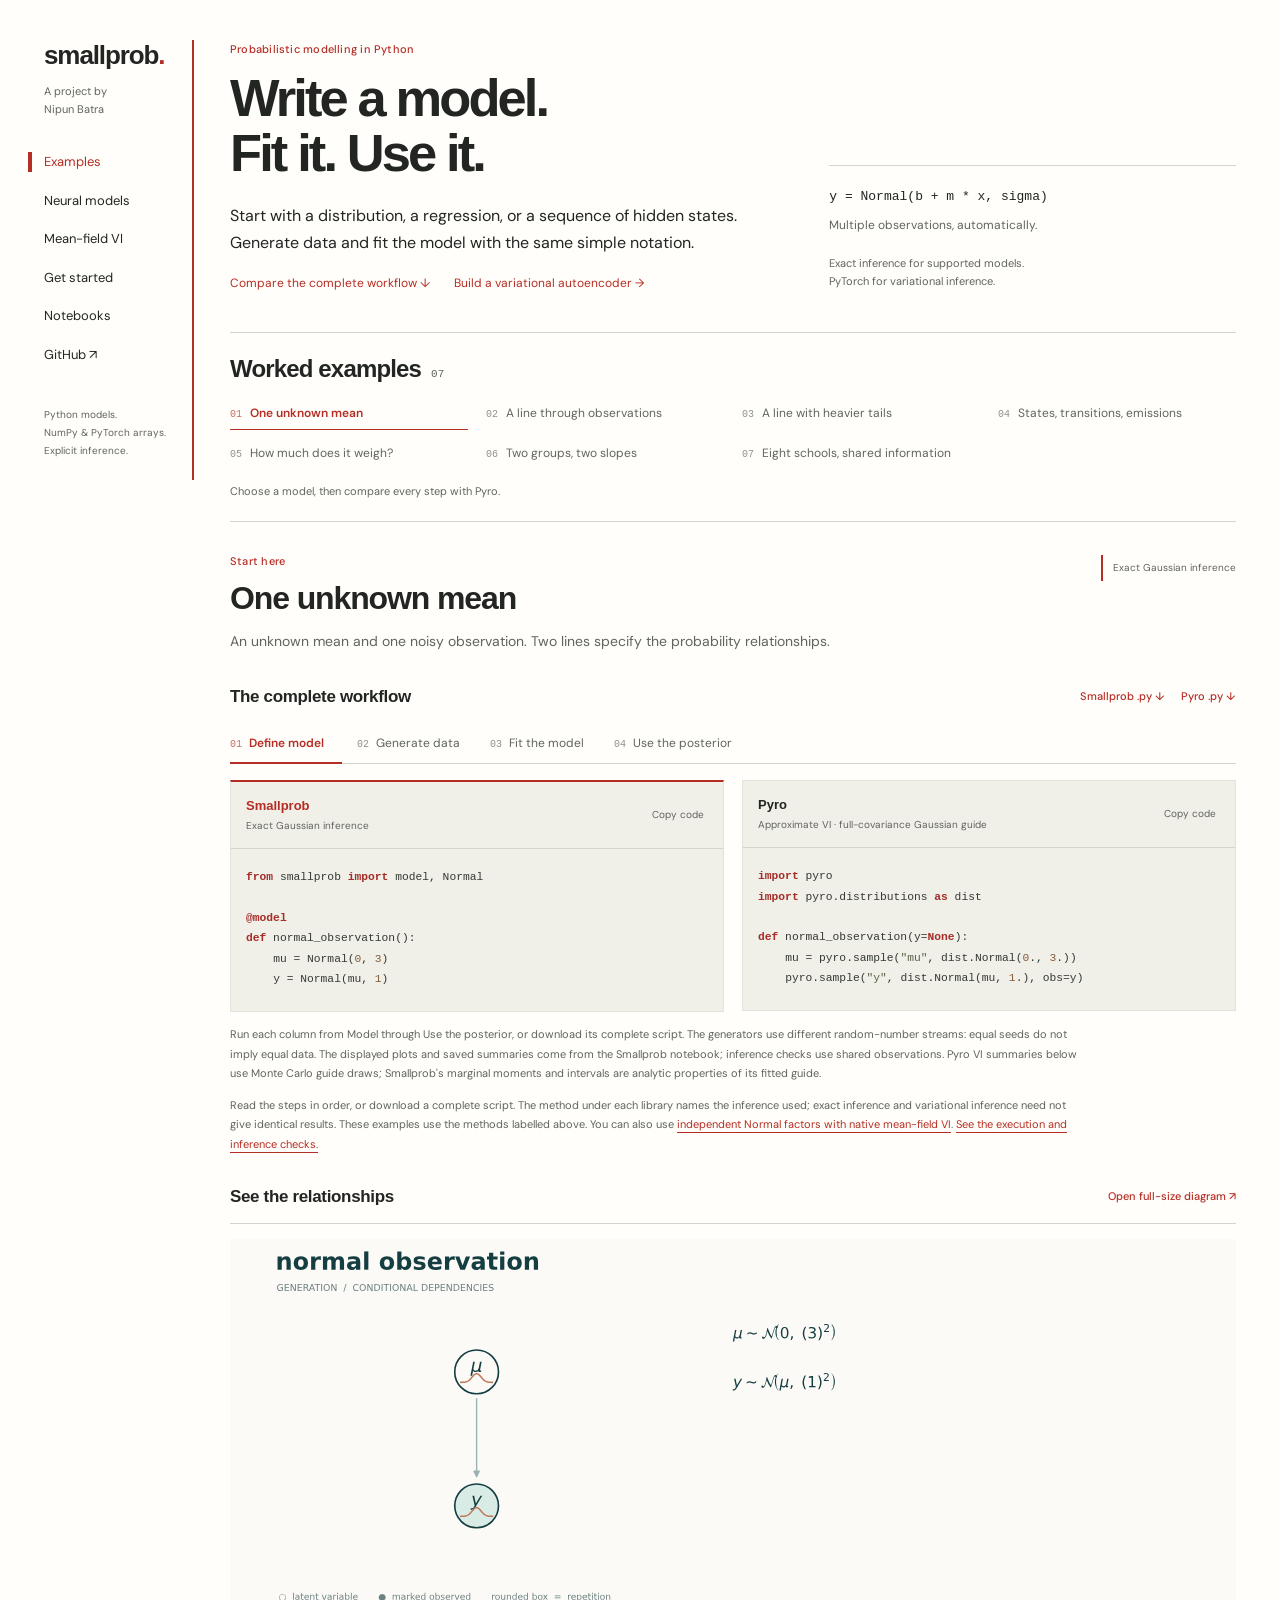
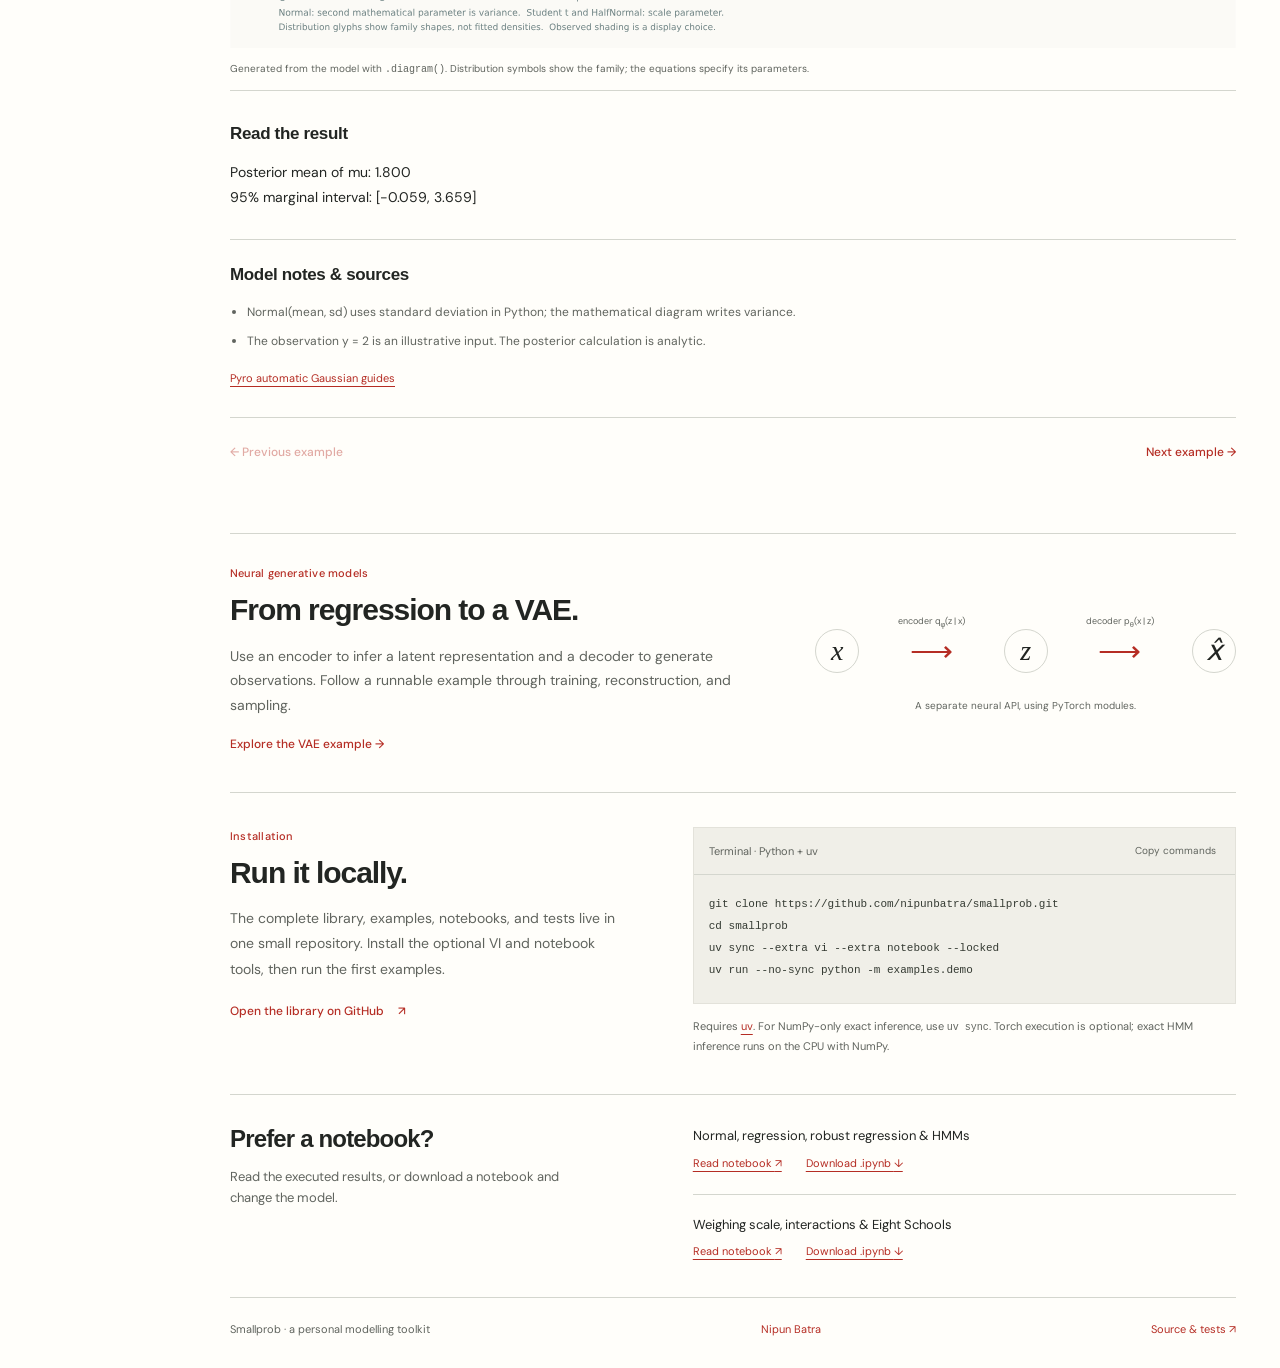
<file: website/index.html>
<!doctype html>
<html lang="en">
<head>
  <meta charset="utf-8">
  <meta name="viewport" content="width=device-width, initial-scale=1">
  <meta name="description" content="Smallprob: simple Python for probabilistic models. Compare data generation, inference, and posterior summaries with Pyro, then explore neural generative models.">
  <meta name="theme-color" content="#fffefa">
  <title>Smallprob · probabilistic modelling in Python</title>
  <link rel="icon" href="assets/favicon.svg" type="image/svg+xml">
  <link rel="preconnect" href="https://fonts.googleapis.com">
  <link rel="preconnect" href="https://fonts.gstatic.com" crossorigin>
  <link href="https://fonts.googleapis.com/css2?family=DM+Sans:wght@400;500;600;700&amp;display=swap" rel="stylesheet">
  <link rel="stylesheet" href="style.css?v=0.6.0-2">
  <script src="assets/cases.js?v=0.6.0" defer></script>
  <script src="app.js?v=0.6.0" defer></script>
</head>
<body>
  <a class="skip-link" href="#examples">Skip to examples</a>
  <div class="site-shell">
  <header class="site-header">
    <a class="wordmark" href="./" aria-label="Smallprob home">smallprob<span>.</span></a>
    <p class="site-byline">A project by<br><a href="https://nipunbatra.github.io/">Nipun Batra</a></p>
    <nav class="top-nav" aria-label="Main navigation">
      <a href="#examples" aria-current="page">Examples</a>
      <a href="neural.html">Neural models</a>
      <a href="meanfield.html">Mean-field VI</a>
      <a href="#get-started">Get started</a>
      <a href="#notebooks">Notebooks</a>
      <a href="https://github.com/nipunbatra/smallprob">GitHub <span aria-hidden="true">↗</span></a>
    </nav>
    <p class="rail-note">Python models.<br>NumPy &amp; PyTorch arrays.<br>Explicit inference.</p>
  </header>

  <main class="page-width">
    <section class="intro" aria-labelledby="page-title">
      <div class="intro-copy">
        <p class="eyebrow">Probabilistic modelling in Python</p>
        <h1 id="page-title">Write a model.<br>Fit it. Use it.</h1>
        <p class="intro-lead">Start with a distribution, a regression, or a sequence of hidden states. Generate data and fit the model with the same simple notation.</p>
        <div class="intro-links"><a href="#examples">Compare the complete workflow ↓</a><a href="neural.html">Build a variational autoencoder →</a></div>
      </div>
      <div class="intro-aside">
        <p class="intro-code"><code>y = Normal(b + m * x, sigma)</code></p>
        <p>Multiple observations, automatically.</p>
        <p class="intro-detail">Exact inference for supported models.<br>PyTorch for variational inference.</p>
      </div>
    </section>

    <section class="gallery" id="examples" aria-labelledby="gallery-title">
      <aside class="case-sidebar">
        <div class="sidebar-heading"><h2 id="gallery-title">Worked examples</h2><span id="case-count" aria-label="Number of examples">07</span></div>
        <div id="case-tabs" class="case-tabs" role="tablist" aria-label="Model examples" aria-orientation="horizontal"></div>
        <p class="sidebar-note">Choose a model, then compare every step with Pyro.</p>

      </aside>

      <div class="case-main">
        <div id="load-state" class="load-state" role="status">
          <p>Loading the examples…</p>
          <div class="skeleton skeleton-title" aria-hidden="true"></div><div class="skeleton skeleton-code" aria-hidden="true"></div>
        </div>
        <noscript><div class="load-state"><p>The example selector needs JavaScript. The complete notebooks are available without it.</p><p><a href="notebooks/intro.html">Introductory examples</a> · <a href="notebooks/pyro-gallery.html">Pyro example gallery</a></p></div></noscript>
        <p id="navigation-status" class="navigation-status" role="status" hidden></p>
        <article id="case-panel" role="tabpanel" aria-labelledby="case-title" tabindex="0" hidden>
          <header class="case-heading">
            <div><p id="case-eyebrow" class="eyebrow"></p><h2 id="case-title"></h2></div>
            <span id="case-method" class="method-badge"></span>
          </header>
          <p id="case-description" class="case-description"></p>

          <section class="model-section" aria-labelledby="declarations-title">
            <div class="section-heading"><h3 id="declarations-title" class="section-label">The complete workflow</h3><div class="download-links"><a id="example-download" class="text-link" href="downloads/examples/normal-mean.py" download>Smallprob .py ↓</a><a id="pyro-download" class="text-link" href="https://github.com/nipunbatra/smallprob">Pyro .py ↓</a></div></div>
            <div id="workflow-tabs" class="workflow-tabs" role="tablist" aria-label="Steps in the modelling workflow"></div>
            <div id="comparison-panel" role="tabpanel" tabindex="0">
              <div class="comparison-grid">
                <div class="code-panel code-panel-smallprob">
                  <div class="code-heading"><div><h4>Smallprob</h4><p id="smallprob-method" class="code-method"></p></div><button class="copy-button" type="button" data-copy="smallprob-code" aria-label="Copy Smallprob code">Copy code</button></div>
                  <pre tabindex="0" aria-label="Smallprob workflow code"><code id="smallprob-code"></code></pre>
                </div>
                <div class="code-panel">
                  <div class="code-heading"><div><h4>Pyro</h4><p id="pyro-method" class="code-method"></p></div><button class="copy-button" type="button" data-copy="pyro-code" aria-label="Copy Pyro code">Copy code</button></div>
                  <pre tabindex="0" aria-label="Equivalent Pyro workflow code"><code id="pyro-code"></code></pre>
                </div>
              </div>
              <p id="workflow-note" class="comparison-note"></p>
            </div>
            <p class="comparison-note">Read the steps in order, or download a complete script. The method under each library names the inference used; exact inference and variational inference need not give identical results. These examples use the methods labelled above. You can also use <a href="meanfield.html">independent Normal factors with native mean-field VI</a>. <a href="assets/workflow-validation.json">See the execution and inference checks.</a></p>
          </section>

          <section class="figure-section" aria-labelledby="diagram-title">
            <div class="section-heading"><h3 id="diagram-title" class="section-label">See the relationships</h3><a id="diagram-full" class="text-link" href="#" target="_blank" rel="noopener">Open full-size diagram <span aria-hidden="true">↗</span></a></div>
            <figure class="model-figure"><a id="diagram-link" href="#" target="_blank" rel="noopener" aria-label="Open full-size model diagram"><img id="case-diagram" alt="" decoding="async"></a><figcaption>Generated from the model with <code>.diagram()</code>. Distribution symbols show the family; the equations specify its parameters.</figcaption></figure>
          </section>

          <section class="result-section" aria-labelledby="result-title">
            <div class="section-heading"><h3 id="result-title" class="section-label">Read the result</h3><a id="plot-full" class="text-link" href="#" target="_blank" rel="noopener">Open full-size plot <span aria-hidden="true">↗</span></a></div>
            <p id="case-result" class="result-text"></p>
            <figure id="plot-figure" class="result-figure"><img id="case-plot" alt="" loading="lazy" decoding="async"></figure>
          </section>

          <section class="notes-section" aria-labelledby="notes-title">
            <h3 id="notes-title" class="section-label">Model notes &amp; sources</h3>
            <ul id="case-notes" class="model-notes"></ul>
            <div id="case-sources" class="source-links" aria-label="Sources for this example"></div>
          </section>
          <nav class="case-stepper" aria-label="Browse examples"><button id="previous-case" type="button"><span aria-hidden="true">←</span> Previous example</button><button id="next-case" type="button">Next example <span aria-hidden="true">→</span></button></nav>
        </article>
      </div>
    </section>

    <section class="neural-preview" id="neural-models" aria-labelledby="neural-title">
      <div><p class="eyebrow">Neural generative models</p><h2 id="neural-title">From regression to a VAE.</h2><p>Use an encoder to infer a latent representation and a decoder to generate observations. Follow a runnable example through training, reconstruction, and sampling.</p><a class="text-link" href="neural.html">Explore the VAE example <span aria-hidden="true">→</span></a></div>
      <div class="neural-sketch" aria-label="The encoder maps observations x to latent z. The decoder maps latent z to reconstructed observations x."><span class="sketch-node">x</span><span class="sketch-arrow"><span>encoder q<sub>φ</sub>(z | x)</span>⟶</span><span class="sketch-node">z</span><span class="sketch-arrow"><span>decoder p<sub>θ</sub>(x | z)</span>⟶</span><span class="sketch-node">x̂</span><p>A separate neural API, using PyTorch modules.</p></div>
    </section>

    <section id="get-started" class="get-started" aria-labelledby="get-started-title">
      <div class="setup-copy"><p class="eyebrow">Installation</p><h2 id="get-started-title">Run it locally.</h2><p>The complete library, examples, notebooks, and tests live in one small repository. Install the optional VI and notebook tools, then run the first examples.</p><a class="primary-link" href="https://github.com/nipunbatra/smallprob">Open the library on GitHub <span aria-hidden="true">↗</span></a></div>
      <div class="setup-detail"><div class="code-panel"><div class="code-heading"><span class="code-caption">Terminal · Python + uv</span><button class="copy-button" type="button" data-copy="setup-code" aria-label="Copy setup commands">Copy commands</button></div><pre tabindex="0" aria-label="Installation and run commands"><code id="setup-code">git clone https://github.com/nipunbatra/smallprob.git
cd smallprob
uv sync --extra vi --extra notebook --locked
uv run --no-sync python -m examples.demo</code></pre></div><p class="setup-note">Requires <a href="https://docs.astral.sh/uv/getting-started/installation/">uv</a>. For NumPy-only exact inference, use <code>uv sync</code>. Torch execution is optional; exact HMM inference runs on the CPU with NumPy.</p></div>
    </section>

    <section class="notebook-section" id="notebooks" aria-labelledby="notebooks-title"><div><h2 id="notebooks-title">Prefer a notebook?</h2><p>Read the executed results, or download a notebook and change the model.</p></div><div class="notebook-list"><div><span>Normal, regression, robust regression &amp; HMMs</span><p><a href="notebooks/intro.html">Read notebook <span aria-hidden="true">↗</span></a><a href="downloads/smallprob_examples.ipynb" download>Download .ipynb <span aria-hidden="true">↓</span></a></p></div><div><span>Weighing scale, interactions &amp; Eight Schools</span><p><a href="notebooks/pyro-gallery.html">Read notebook <span aria-hidden="true">↗</span></a><a href="downloads/smallprob_pyro_gallery.ipynb" download>Download .ipynb <span aria-hidden="true">↓</span></a></p></div></div></section>
  </main>
  <footer class="site-footer"><p>Smallprob · a personal modelling toolkit</p><a href="https://nipunbatra.github.io/">Nipun Batra</a><a href="https://github.com/nipunbatra/smallprob">Source &amp; tests <span aria-hidden="true">↗</span></a></footer>
  </div>
  <div id="copy-status" class="copy-status" role="status" aria-live="polite" aria-atomic="true"></div>
</body>
</html>
</file>
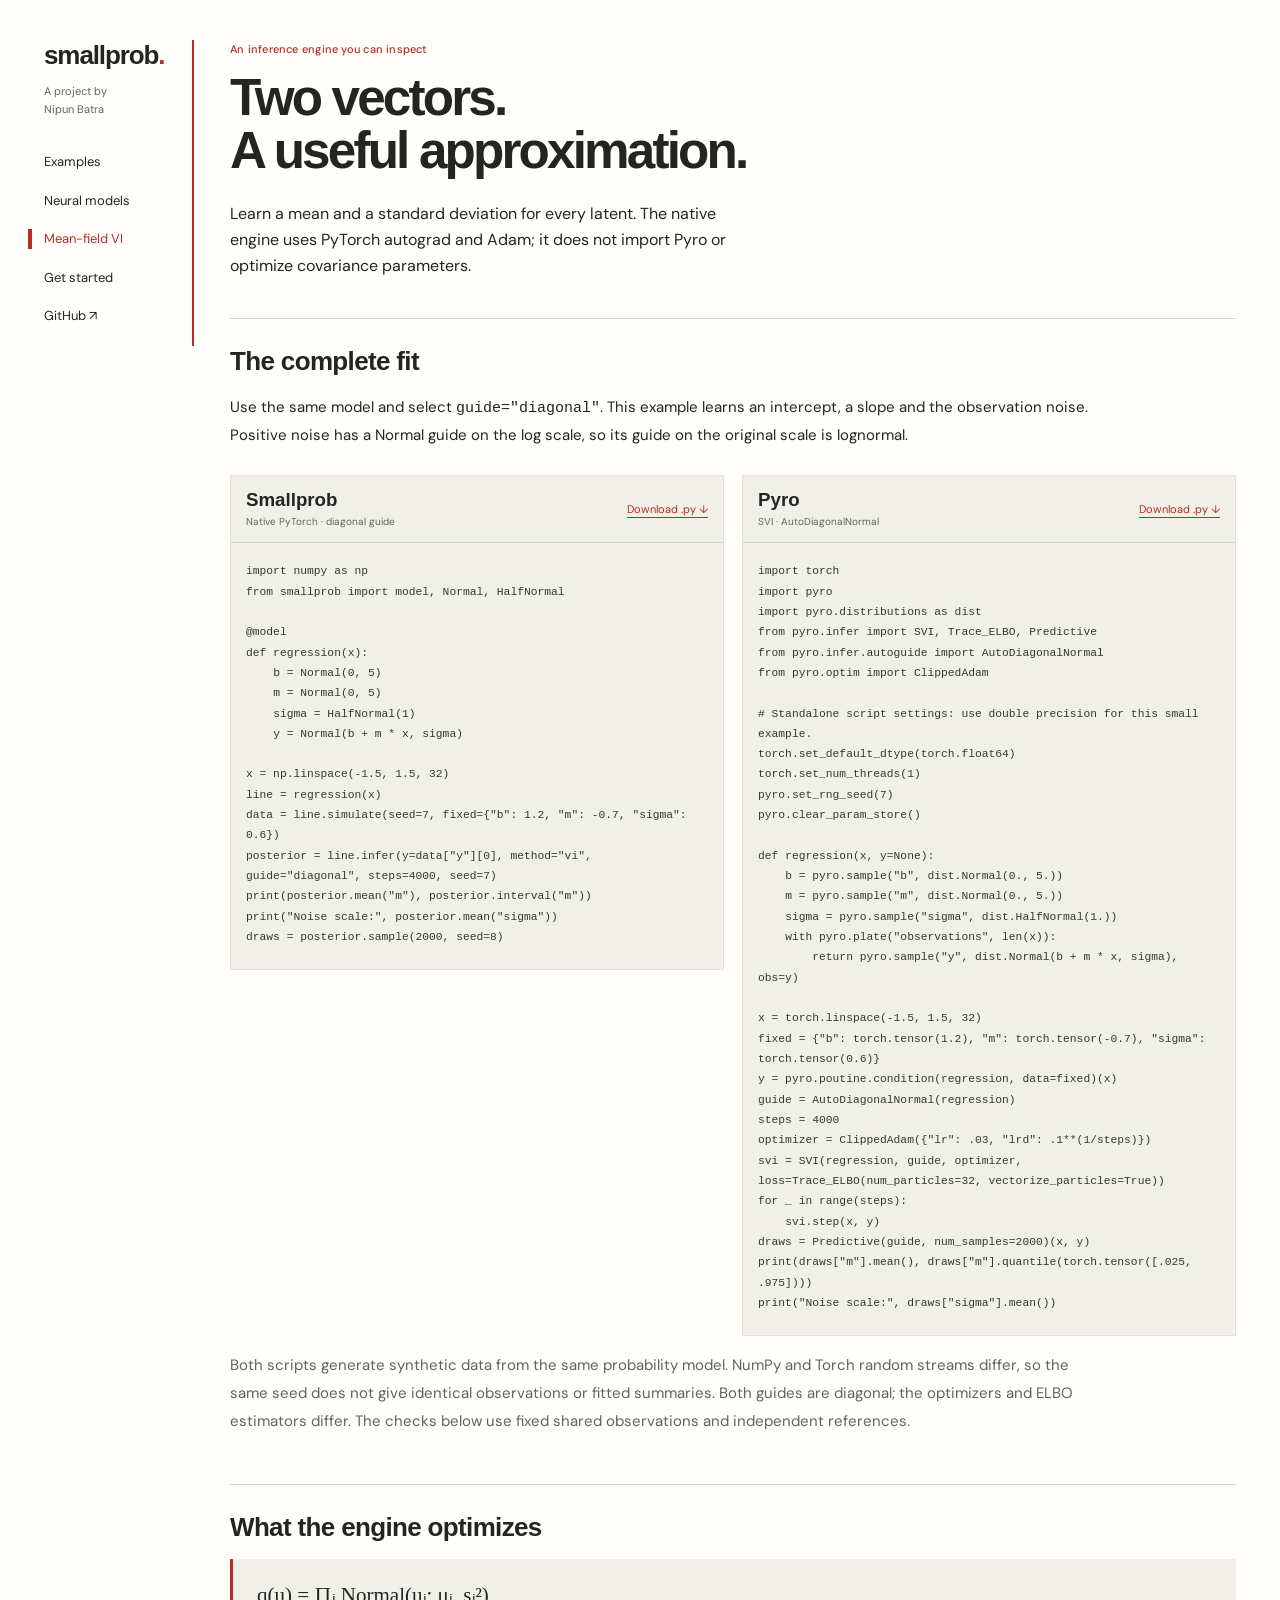
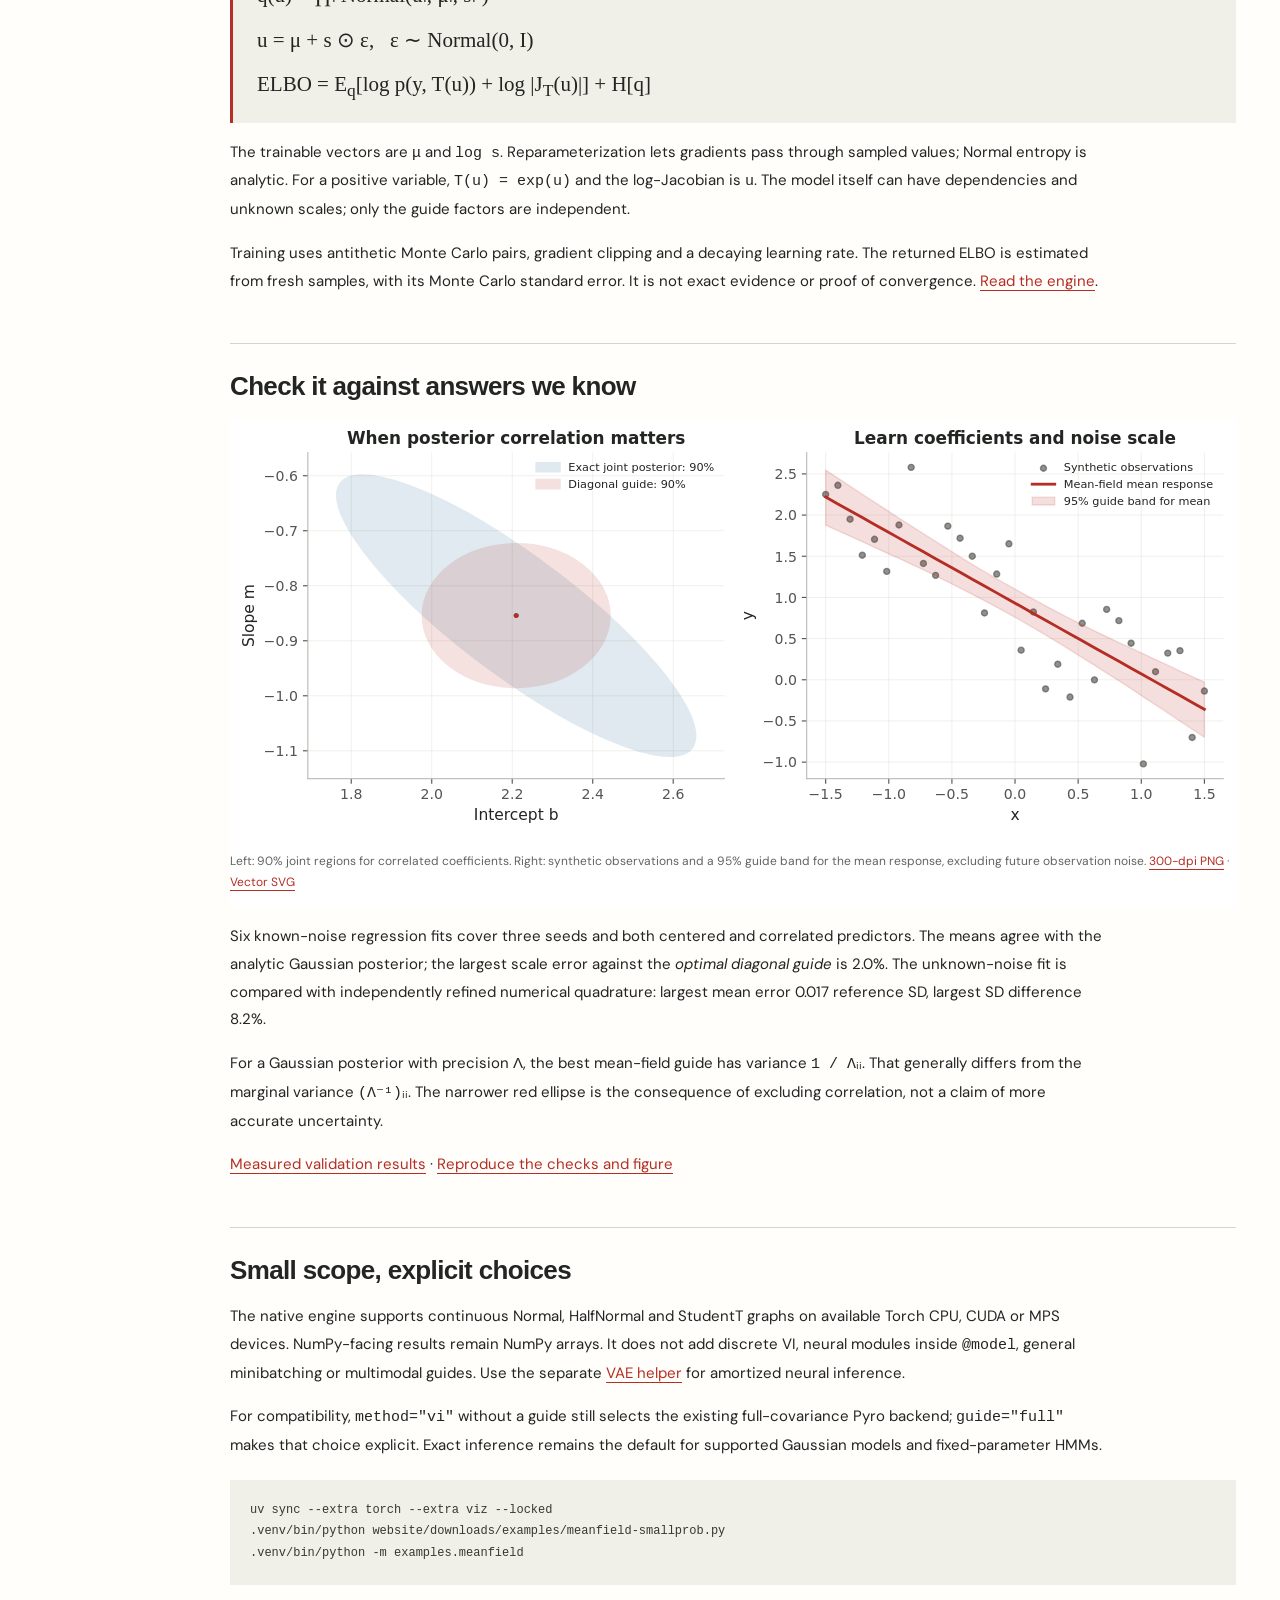
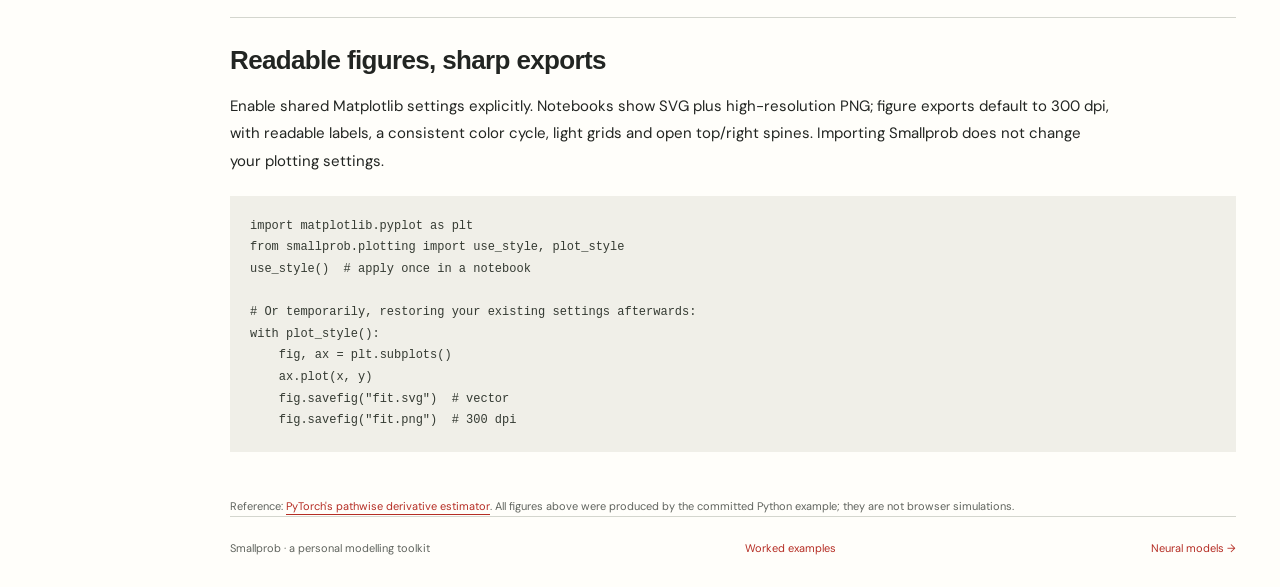
<file: website/meanfield.html>
<!doctype html><html lang="en"><head><meta charset="utf-8"><meta name="viewport" content="width=device-width,initial-scale=1"><title>Mean-field VI · Smallprob</title><meta name="description" content="A PyTorch-only variational inference engine with independent Normal factors, checked against exact posteriors."><link rel="icon" href="assets/favicon.svg" type="image/svg+xml"><link href="https://fonts.googleapis.com/css2?family=DM+Sans:wght@400;500;600;700&amp;display=swap" rel="stylesheet"><link rel="stylesheet" href="style.css?v=0.6.0-2"><link rel="stylesheet" href="article.css"></head>
<body><a class="skip-link" href="#main">Skip to content</a><div class="site-shell"><header class="site-header"><a class="wordmark" href="./">smallprob<span>.</span></a><p class="site-byline">A project by<br><a href="https://nipunbatra.github.io/">Nipun Batra</a></p><nav class="top-nav" aria-label="Main navigation"><a href="./#examples">Examples</a><a href="neural.html">Neural models</a><a href="meanfield.html" aria-current="page">Mean-field VI</a><a href="./#get-started">Get started</a><a href="https://github.com/nipunbatra/smallprob">GitHub ↗</a></nav></header>
<main id="main" class="page-width article-page"><section class="intro"><div><p class="eyebrow">An inference engine you can inspect</p><h1>Two vectors.<br>A useful approximation.</h1><p class="intro-lead">Learn a mean and a standard deviation for every latent. The native engine uses PyTorch autograd and Adam; it does not import Pyro or optimize covariance parameters.</p></div></section>
<section class="article-section"><h2>The complete fit</h2><p>Use the same model and select <code>guide="diagonal"</code>. This example learns an intercept, a slope and the observation noise. Positive noise has a Normal guide on the log scale, so its guide on the original scale is lognormal.</p><div class="comparison-grid"><div class="code-panel"><div class="code-heading"><div><h3>Smallprob</h3><p class="code-method">Native PyTorch · diagonal guide</p></div><a href="downloads/examples/meanfield-smallprob.py" download>Download .py ↓</a></div><pre tabindex="0"><code>import numpy as np
from smallprob import model, Normal, HalfNormal

@model
def regression(x):
    b = Normal(0, 5)
    m = Normal(0, 5)
    sigma = HalfNormal(1)
    y = Normal(b + m * x, sigma)

x = np.linspace(-1.5, 1.5, 32)
line = regression(x)
data = line.simulate(seed=7, fixed={&quot;b&quot;: 1.2, &quot;m&quot;: -0.7, &quot;sigma&quot;: 0.6})
posterior = line.infer(y=data[&quot;y&quot;][0], method=&quot;vi&quot;, guide=&quot;diagonal&quot;, steps=4000, seed=7)
print(posterior.mean(&quot;m&quot;), posterior.interval(&quot;m&quot;))
print(&quot;Noise scale:&quot;, posterior.mean(&quot;sigma&quot;))
draws = posterior.sample(2000, seed=8)
</code></pre></div><div class="code-panel"><div class="code-heading"><div><h3>Pyro</h3><p class="code-method">SVI · AutoDiagonalNormal</p></div><a href="downloads/examples/meanfield-pyro.py" download>Download .py ↓</a></div><pre tabindex="0"><code>import torch
import pyro
import pyro.distributions as dist
from pyro.infer import SVI, Trace_ELBO, Predictive
from pyro.infer.autoguide import AutoDiagonalNormal
from pyro.optim import ClippedAdam

# Standalone script settings: use double precision for this small example.
torch.set_default_dtype(torch.float64)
torch.set_num_threads(1)
pyro.set_rng_seed(7)
pyro.clear_param_store()

def regression(x, y=None):
    b = pyro.sample(&quot;b&quot;, dist.Normal(0., 5.))
    m = pyro.sample(&quot;m&quot;, dist.Normal(0., 5.))
    sigma = pyro.sample(&quot;sigma&quot;, dist.HalfNormal(1.))
    with pyro.plate(&quot;observations&quot;, len(x)):
        return pyro.sample(&quot;y&quot;, dist.Normal(b + m * x, sigma), obs=y)

x = torch.linspace(-1.5, 1.5, 32)
fixed = {&quot;b&quot;: torch.tensor(1.2), &quot;m&quot;: torch.tensor(-0.7), &quot;sigma&quot;: torch.tensor(0.6)}
y = pyro.poutine.condition(regression, data=fixed)(x)
guide = AutoDiagonalNormal(regression)
steps = 4000
optimizer = ClippedAdam({&quot;lr&quot;: .03, &quot;lrd&quot;: .1**(1/steps)})
svi = SVI(regression, guide, optimizer, loss=Trace_ELBO(num_particles=32, vectorize_particles=True))
for _ in range(steps):
    svi.step(x, y)
draws = Predictive(guide, num_samples=2000)(x, y)
print(draws[&quot;m&quot;].mean(), draws[&quot;m&quot;].quantile(torch.tensor([.025, .975])))
print(&quot;Noise scale:&quot;, draws[&quot;sigma&quot;].mean())
</code></pre></div></div><p class="comparison-note">Both scripts generate synthetic data from the same probability model. NumPy and Torch random streams differ, so the same seed does not give identical observations or fitted summaries. Both guides are diagonal; the optimizers and ELBO estimators differ. The checks below use fixed shared observations and independent references.</p></section>
<section class="article-section"><h2>What the engine optimizes</h2><div class="formula">q(u) = ∏ᵢ Normal(uᵢ; μᵢ, sᵢ²)<br>u = μ + s ⊙ ε, &nbsp; ε ∼ Normal(0, I)<br>ELBO = E<sub>q</sub>[log p(y, T(u)) + log |J<sub>T</sub>(u)|] + H[q]</div><p>The trainable vectors are <code>μ</code> and <code>log s</code>. Reparameterization lets gradients pass through sampled values; Normal entropy is analytic. For a positive variable, <code>T(u) = exp(u)</code> and the log-Jacobian is <code>u</code>. The model itself can have dependencies and unknown scales; only the guide factors are independent.</p><p>Training uses antithetic Monte Carlo pairs, gradient clipping and a decaying learning rate. The returned ELBO is estimated from fresh samples, with its Monte Carlo standard error. It is not exact evidence or proof of convergence. <a href="https://github.com/nipunbatra/smallprob/blob/main/src/smallprob/meanfield.py">Read the engine</a>.</p></section>
<section class="article-section"><h2>Check it against answers we know</h2><figure class="result-figure"><img src="assets/meanfield/validation.svg" alt="Exact correlated Gaussian ellipse compared with a narrower diagonal guide, and unknown-noise regression with guide bands"><figcaption>Left: 90% joint regions for correlated coefficients. Right: synthetic observations and a 95% guide band for the mean response, excluding future observation noise. <a href="assets/meanfield/validation.png">300-dpi PNG</a> · <a href="assets/meanfield/validation.svg">Vector SVG</a></figcaption></figure><p>Six known-noise regression fits cover three seeds and both centered and correlated predictors. The means agree with the analytic Gaussian posterior; the largest scale error against the <em>optimal diagonal guide</em> is 2.0%. The unknown-noise fit is compared with independently refined numerical quadrature: largest mean error 0.017 reference SD, largest SD difference 8.2%.</p><p>For a Gaussian posterior with precision Λ, the best mean-field guide has variance <code>1 / Λᵢᵢ</code>. That generally differs from the marginal variance <code>(Λ⁻¹)ᵢᵢ</code>. The narrower red ellipse is the consequence of excluding correlation, not a claim of more accurate uncertainty.</p><p><a href="assets/meanfield/validation.json">Measured validation results</a> · <a href="https://github.com/nipunbatra/smallprob/blob/main/examples/meanfield.py">Reproduce the checks and figure</a></p></section>
<section class="article-section"><h2>Small scope, explicit choices</h2><p>The native engine supports continuous Normal, HalfNormal and StudentT graphs on available Torch CPU, CUDA or MPS devices. NumPy-facing results remain NumPy arrays. It does not add discrete VI, neural modules inside <code>@model</code>, general minibatching or multimodal guides. Use the separate <a href="neural.html">VAE helper</a> for amortized neural inference.</p><p>For compatibility, <code>method="vi"</code> without a guide still selects the existing full-covariance Pyro backend; <code>guide="full"</code> makes that choice explicit. Exact inference remains the default for supported Gaussian models and fixed-parameter HMMs.</p><pre><code>uv sync --extra torch --extra viz --locked
.venv/bin/python website/downloads/examples/meanfield-smallprob.py
.venv/bin/python -m examples.meanfield</code></pre></section>
<section class="article-section"><h2>Readable figures, sharp exports</h2><p>Enable shared Matplotlib settings explicitly. Notebooks show SVG plus high-resolution PNG; figure exports default to 300 dpi, with readable labels, a consistent color cycle, light grids and open top/right spines. Importing Smallprob does not change your plotting settings.</p><pre><code>import matplotlib.pyplot as plt
from smallprob.plotting import use_style, plot_style
use_style()  # apply once in a notebook

# Or temporarily, restoring your existing settings afterwards:
with plot_style():
    fig, ax = plt.subplots()
    ax.plot(x, y)
    fig.savefig("fit.svg")  # vector
    fig.savefig("fit.png")  # 300 dpi</code></pre></section>
<p class="comparison-note">Reference: <a href="https://docs.pytorch.org/docs/stable/distributions.html#pathwise-derivative">PyTorch's pathwise derivative estimator</a>. All figures above were produced by the committed Python example; they are not browser simulations.</p>
</main><footer class="site-footer"><p>Smallprob · a personal modelling toolkit</p><a href="./">Worked examples</a><a href="neural.html">Neural models →</a></footer></div></body></html>
</file>
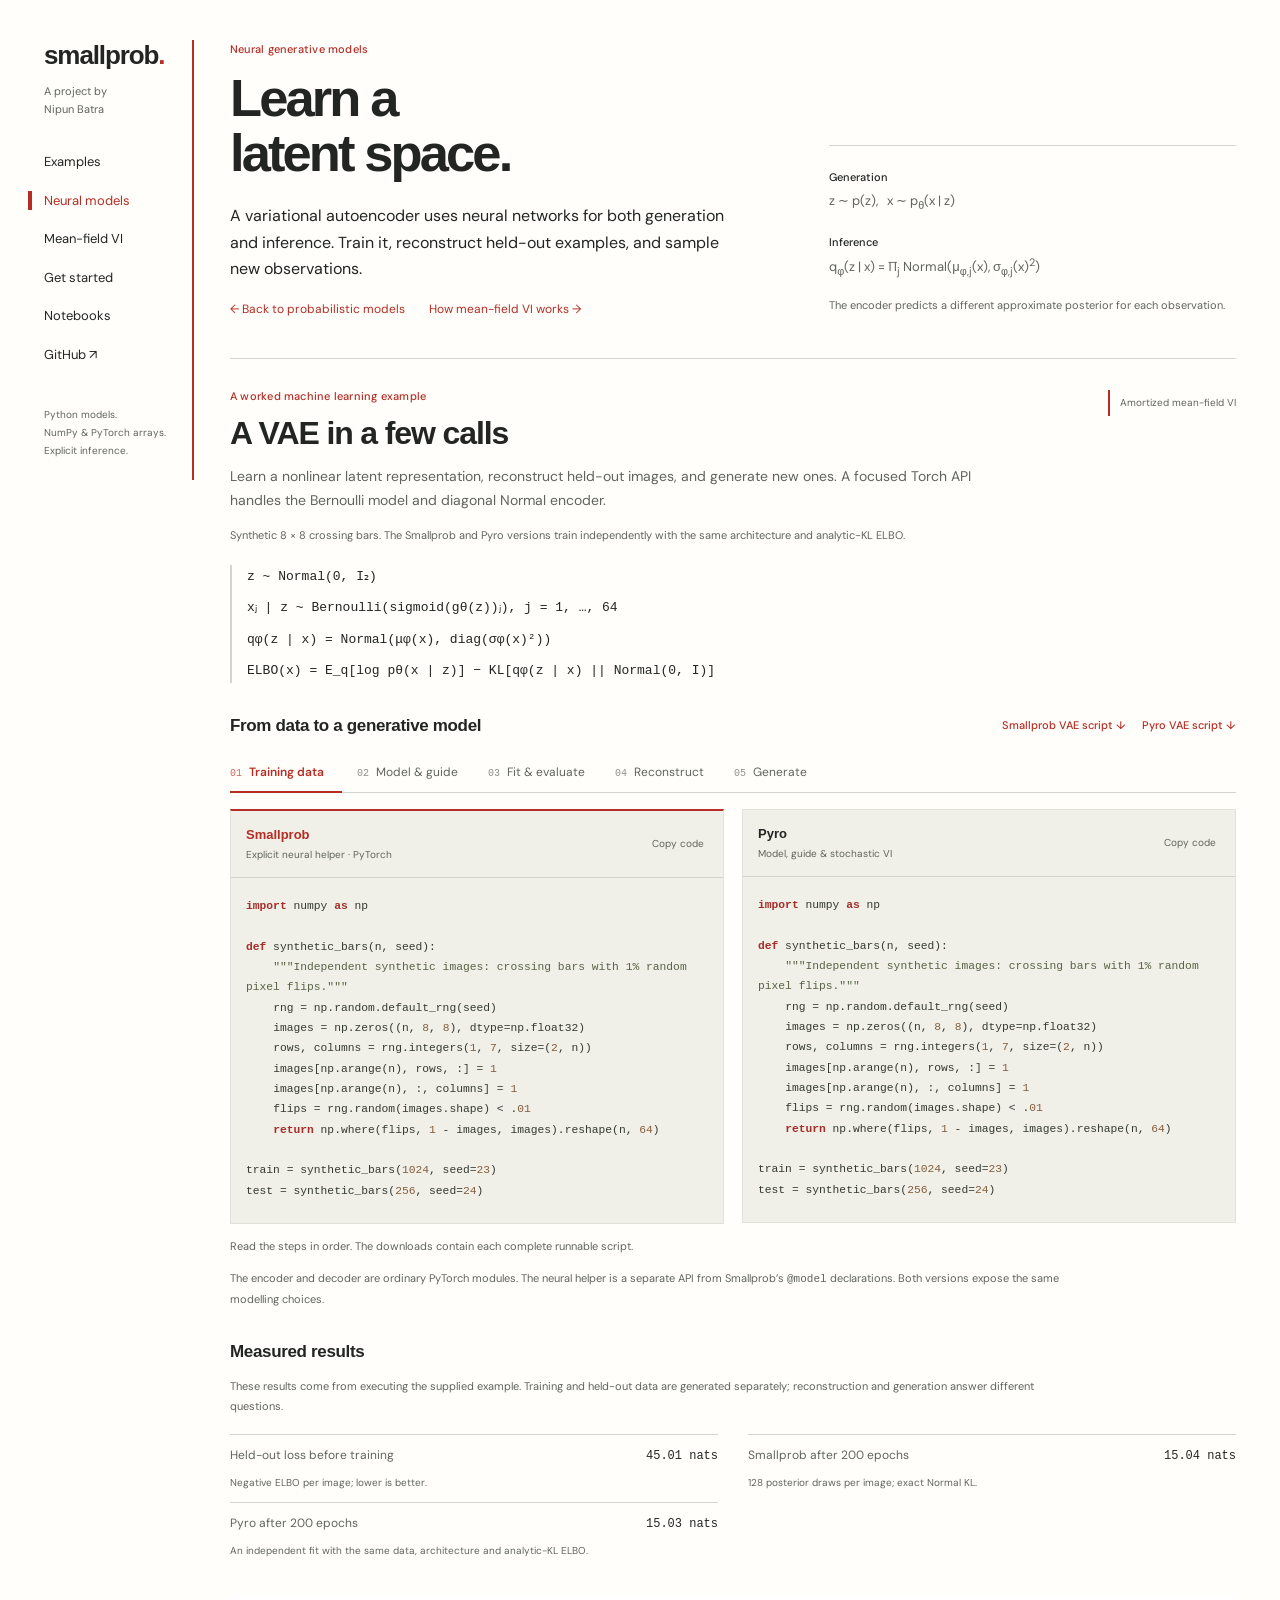
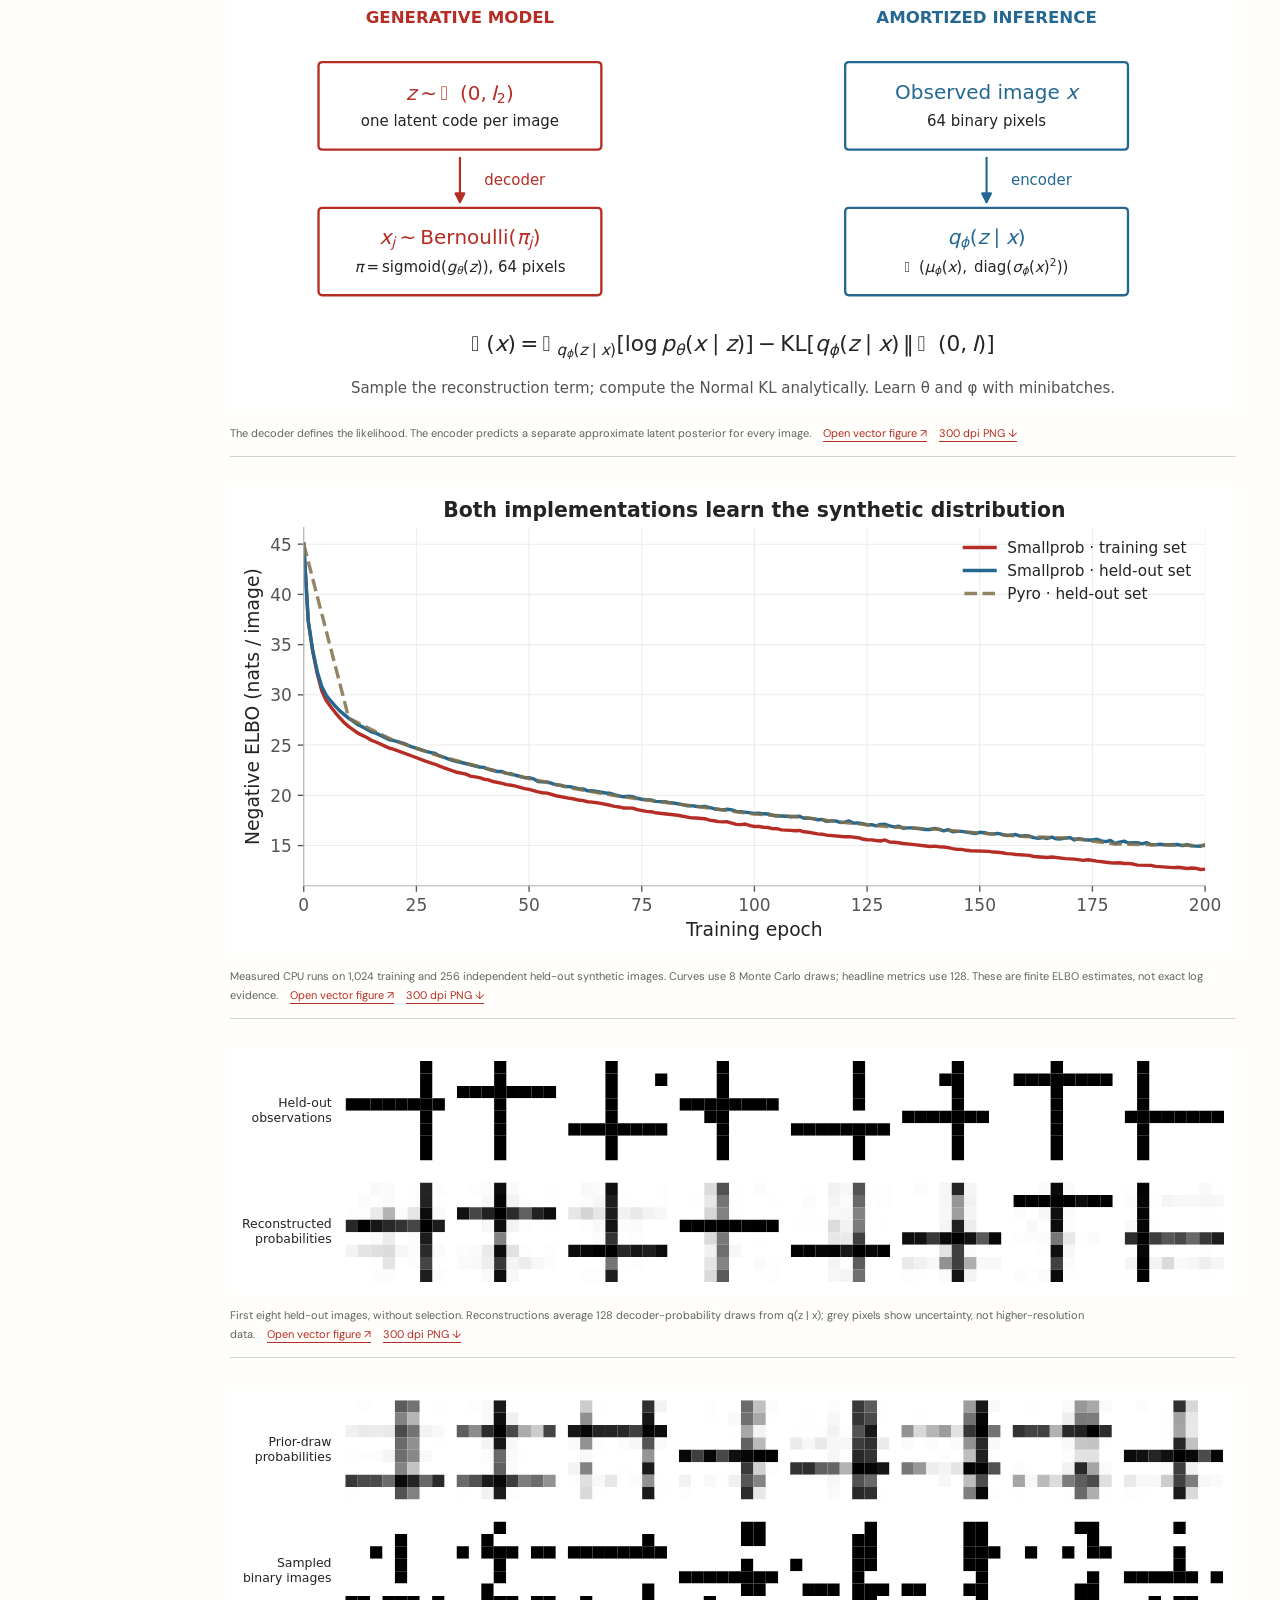
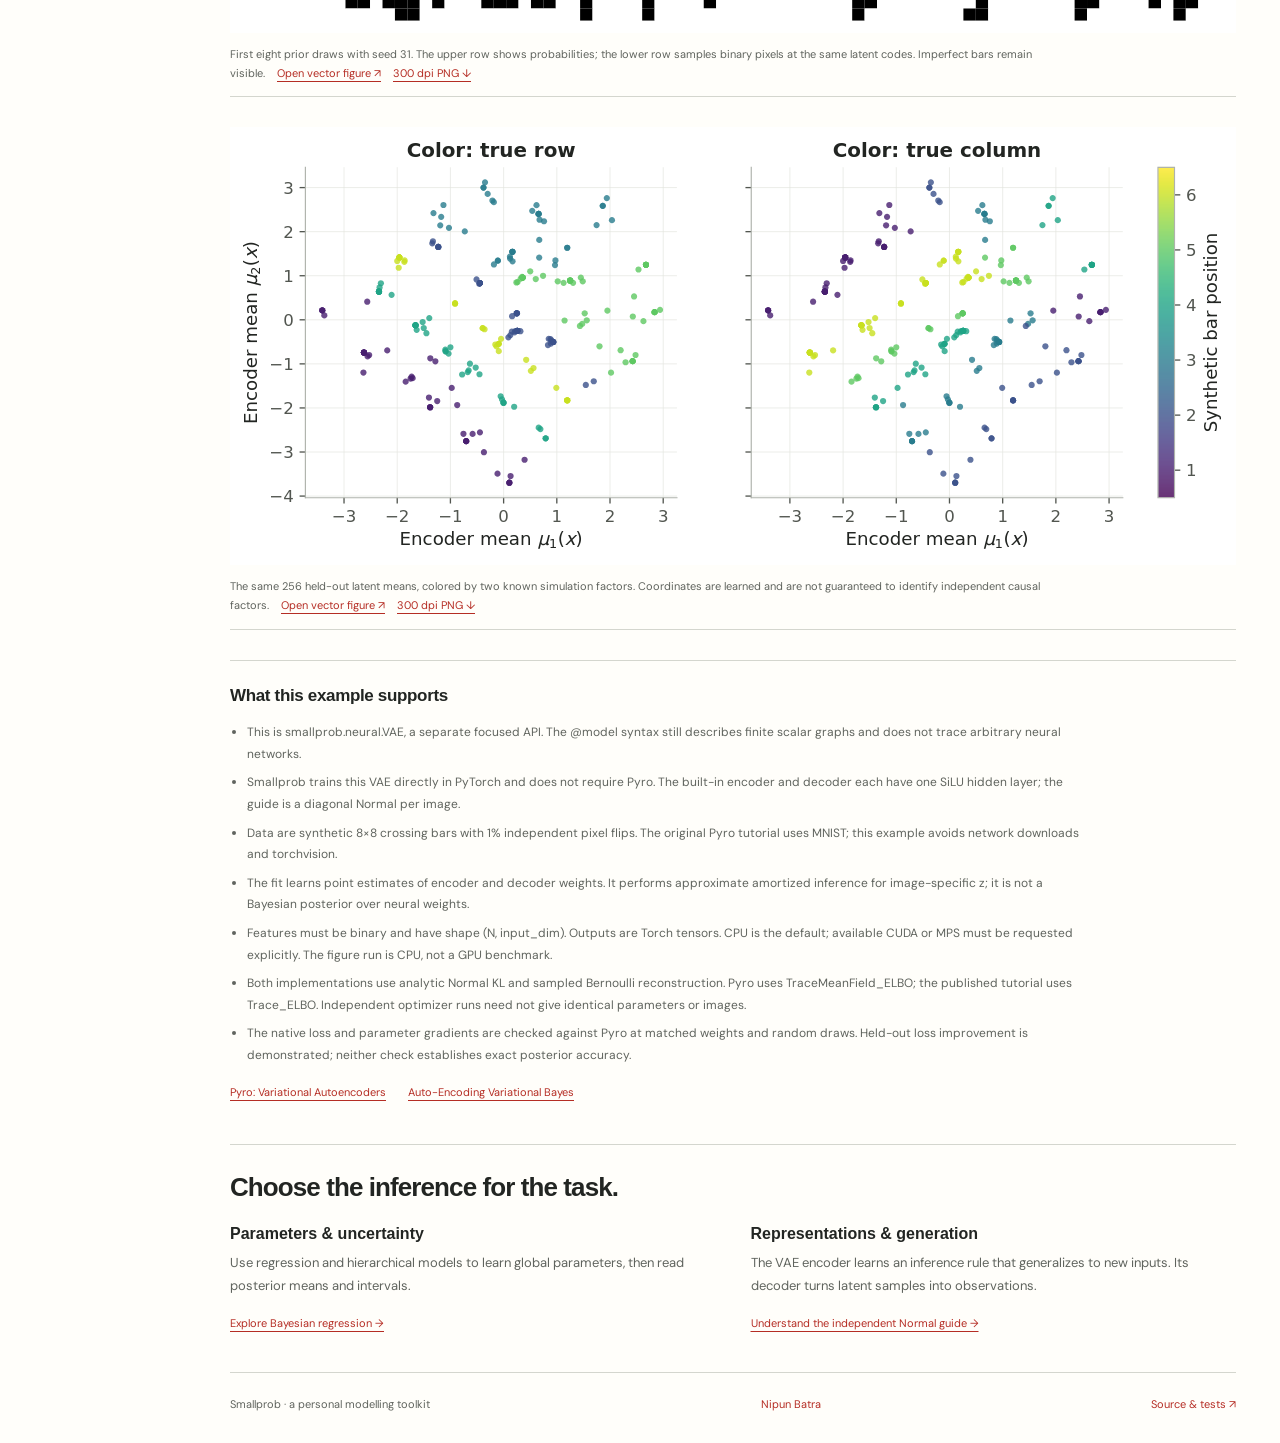
<file: website/neural.html>
<!doctype html>
<html lang="en">
<head>
  <meta charset="utf-8">
  <meta name="viewport" content="width=device-width, initial-scale=1">
  <meta name="description" content="Train a variational autoencoder with Smallprob and compare the complete workflow with Pyro. Inspect learning curves, reconstructions, and generated samples.">
  <meta name="theme-color" content="#fffefa">
  <title>A variational autoencoder · Smallprob</title>
  <link rel="icon" href="assets/favicon.svg" type="image/svg+xml">
  <link rel="preconnect" href="https://fonts.googleapis.com">
  <link rel="preconnect" href="https://fonts.gstatic.com" crossorigin>
  <link href="https://fonts.googleapis.com/css2?family=DM+Sans:wght@400;500;600;700&amp;display=swap" rel="stylesheet">
  <link rel="stylesheet" href="style.css?v=0.6.0-2">
  <script src="neural.js?v=0.6.0" defer></script>
</head>
<body>
  <a class="skip-link" href="#neural-example">Skip to the VAE example</a>
  <div class="site-shell">
  <header class="site-header">
    <a class="wordmark" href="./" aria-label="Smallprob home">smallprob<span>.</span></a>
    <p class="site-byline">A project by<br><a href="https://nipunbatra.github.io/">Nipun Batra</a></p>
    <nav class="top-nav" aria-label="Main navigation">
      <a href="./#examples">Examples</a>
      <a href="neural.html" aria-current="page">Neural models</a>
      <a href="meanfield.html">Mean-field VI</a>
      <a href="./#get-started">Get started</a>
      <a href="./#notebooks">Notebooks</a>
      <a href="https://github.com/nipunbatra/smallprob">GitHub <span aria-hidden="true">↗</span></a>
    </nav>
    <p class="rail-note">Python models.<br>NumPy &amp; PyTorch arrays.<br>Explicit inference.</p>
  </header>

  <main class="page-width">
    <section class="intro" aria-labelledby="page-title">
      <div class="intro-copy">
        <p class="eyebrow">Neural generative models</p>
        <h1 id="page-title">Learn a<br>latent space.</h1>
        <p class="intro-lead">A variational autoencoder uses neural networks for both generation and inference. Train it, reconstruct held-out examples, and sample new observations.</p>
        <div class="intro-links"><a href="./#linear-regression">← Back to probabilistic models</a><a href="meanfield.html">How mean-field VI works →</a></div>
      </div>
      <div class="intro-aside math-aside">
        <p><strong>Generation</strong><br>z ∼ p(z), &nbsp; x ∼ p<sub>θ</sub>(x | z)</p>
        <p><strong>Inference</strong><br>q<sub>φ</sub>(z | x) = ∏<sub>j</sub> Normal(μ<sub>φ,j</sub>(x), σ<sub>φ,j</sub>(x)<sup>2</sup>)</p>
        <p class="intro-detail">The encoder predicts a different approximate posterior for each observation.</p>
      </div>
    </section>

    <section class="neural-example" id="neural-example" aria-labelledby="neural-title">
      <div id="neural-load" class="load-state" role="status"><p>Loading the executed VAE example…</p><div class="skeleton skeleton-title" aria-hidden="true"></div><div class="skeleton skeleton-code" aria-hidden="true"></div></div>
      <noscript><p>This comparison needs JavaScript. <a href="https://github.com/nipunbatra/smallprob/tree/main/examples">Read the runnable examples on GitHub.</a></p></noscript>
      <div id="neural-content" hidden>
        <header class="case-heading"><div><p class="eyebrow">A worked machine learning example</p><h2 id="neural-title">A variational autoencoder</h2></div><span class="method-badge">Amortized mean-field VI</span></header>
        <p id="neural-description" class="case-description"></p>
        <p id="neural-data-note" class="comparison-note"></p>
        <div id="neural-equations" class="equation-lines" aria-label="Model and objective equations" hidden></div>
        <section class="model-section" aria-labelledby="workflow-title">
          <div class="section-heading"><h3 id="workflow-title" class="section-label">From data to a generative model</h3><div id="neural-downloads" class="download-links"></div></div>
          <div id="neural-tabs" class="workflow-tabs" role="tablist" aria-label="VAE workflow steps"></div>
          <div id="neural-comparison" role="tabpanel" tabindex="0">
            <div class="comparison-grid">
              <div class="code-panel code-panel-smallprob"><div class="code-heading"><div><h4>Smallprob</h4><p class="code-method">Explicit neural helper · PyTorch</p></div><button class="copy-button" type="button" data-copy="neural-smallprob" aria-label="Copy Smallprob VAE code">Copy code</button></div><pre tabindex="0" aria-label="Smallprob VAE workflow code"><code id="neural-smallprob"></code></pre></div>
              <div class="code-panel"><div class="code-heading"><div><h4>Pyro</h4><p class="code-method">Model, guide &amp; stochastic VI</p></div><button class="copy-button" type="button" data-copy="neural-pyro" aria-label="Copy Pyro VAE code">Copy code</button></div><pre tabindex="0" aria-label="Pyro VAE workflow code"><code id="neural-pyro"></code></pre></div>
            </div>
            <p id="neural-step-note" class="comparison-note"></p>
          </div>
          <p class="comparison-note">The encoder and decoder are ordinary PyTorch modules. The neural helper is a separate API from Smallprob’s <code>@model</code> declarations. Both versions expose the same modelling choices.</p>
        </section>
        <section class="result-section" aria-labelledby="results-title"><h3 id="results-title" class="section-label">Measured results</h3><p id="neural-results-note" class="comparison-note"></p><dl id="neural-metrics" class="metric-list"></dl><div id="neural-figures" class="neural-figures"></div></section>
        <section class="notes-section" aria-labelledby="scope-title"><h3 id="scope-title" class="section-label">What this example supports</h3><ul id="neural-scope" class="model-notes"></ul><div id="neural-sources" class="source-links" aria-label="VAE references"></div></section>
      </div>
    </section>
    <section class="neural-next" aria-labelledby="next-title"><h2 id="next-title">Choose the inference for the task.</h2><div class="neural-next-grid"><div><h3>Parameters &amp; uncertainty</h3><p>Use regression and hierarchical models to learn global parameters, then read posterior means and intervals.</p><a href="./#interaction-regression">Explore Bayesian regression →</a></div><div><h3>Representations &amp; generation</h3><p>The VAE encoder learns an inference rule that generalizes to new inputs. Its decoder turns latent samples into observations.</p><a href="meanfield.html">Understand the independent Normal guide →</a></div></div></section>
  </main>
  <footer class="site-footer"><p>Smallprob · a personal modelling toolkit</p><a href="https://nipunbatra.github.io/">Nipun Batra</a><a href="https://github.com/nipunbatra/smallprob">Source &amp; tests ↗</a></footer>
  </div>
  <div id="copy-status" class="copy-status" role="status" aria-live="polite" aria-atomic="true"></div>
</body>
</html>
</file>
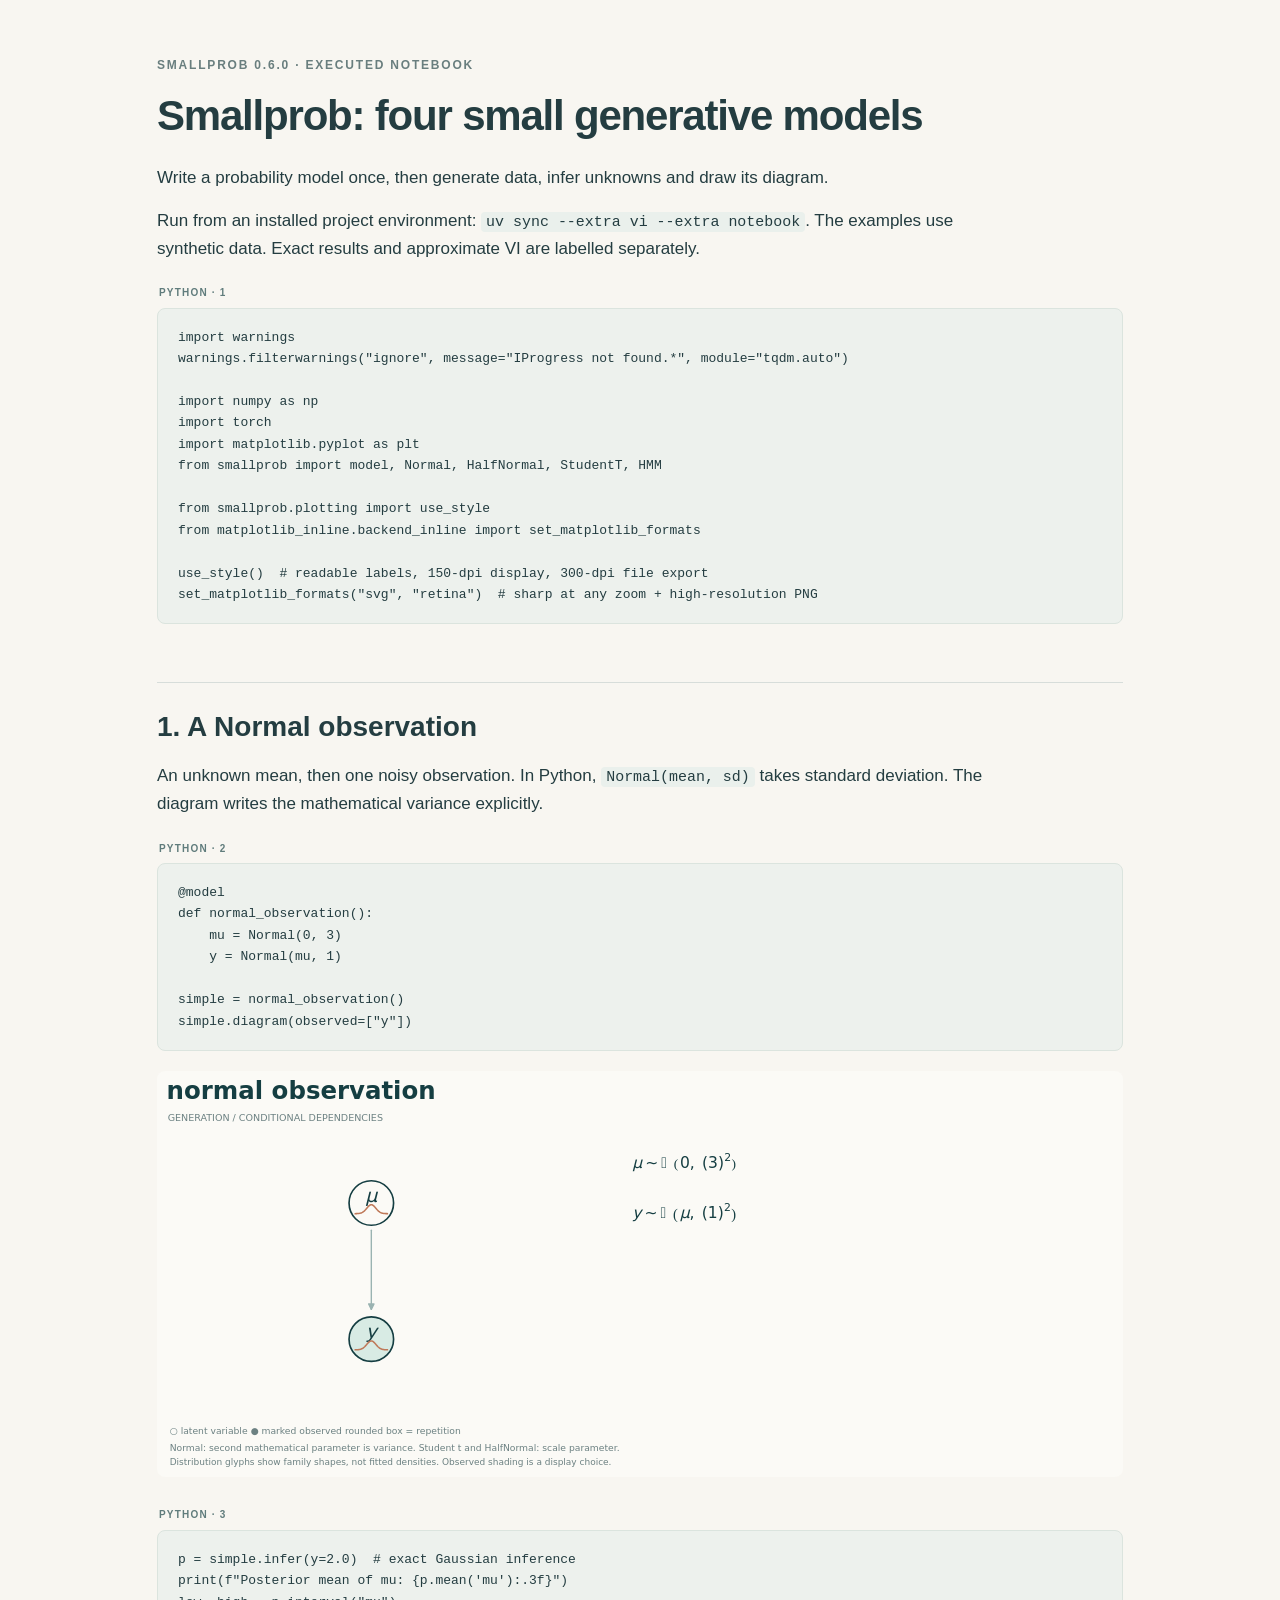
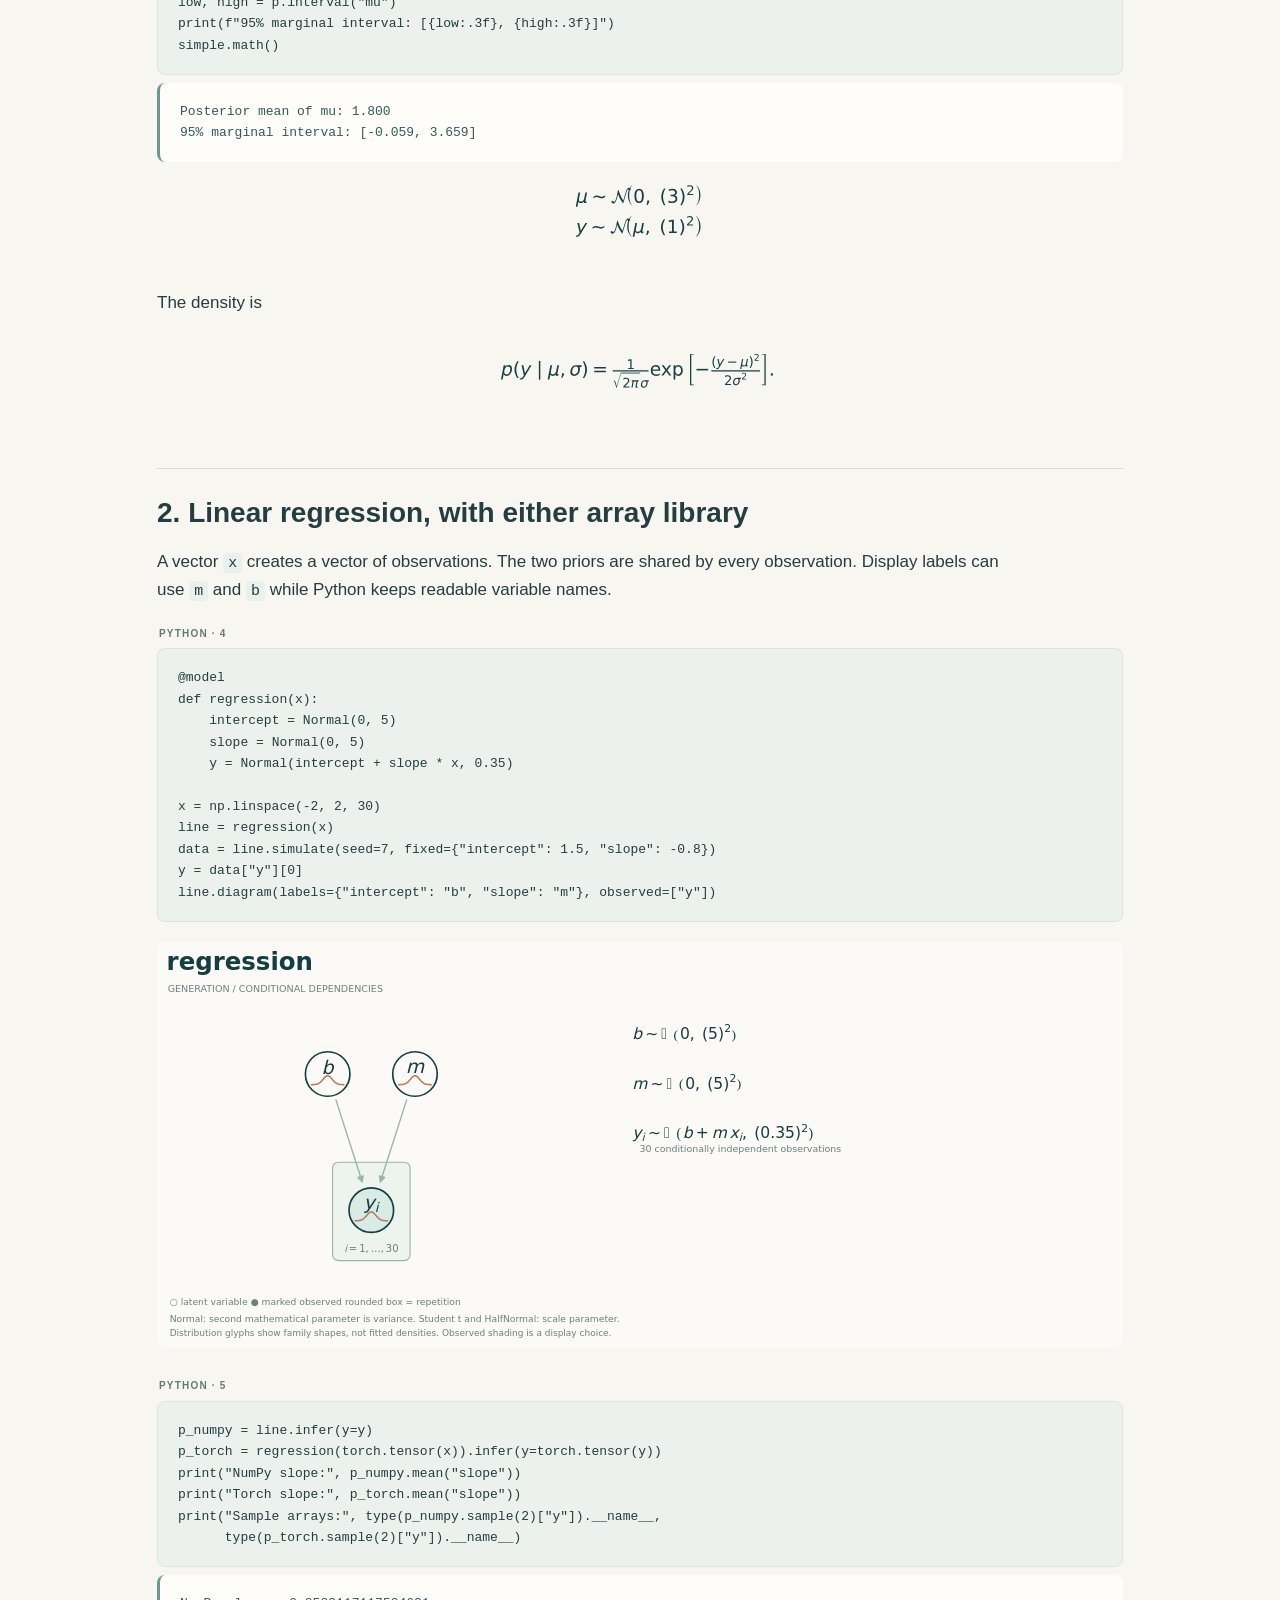
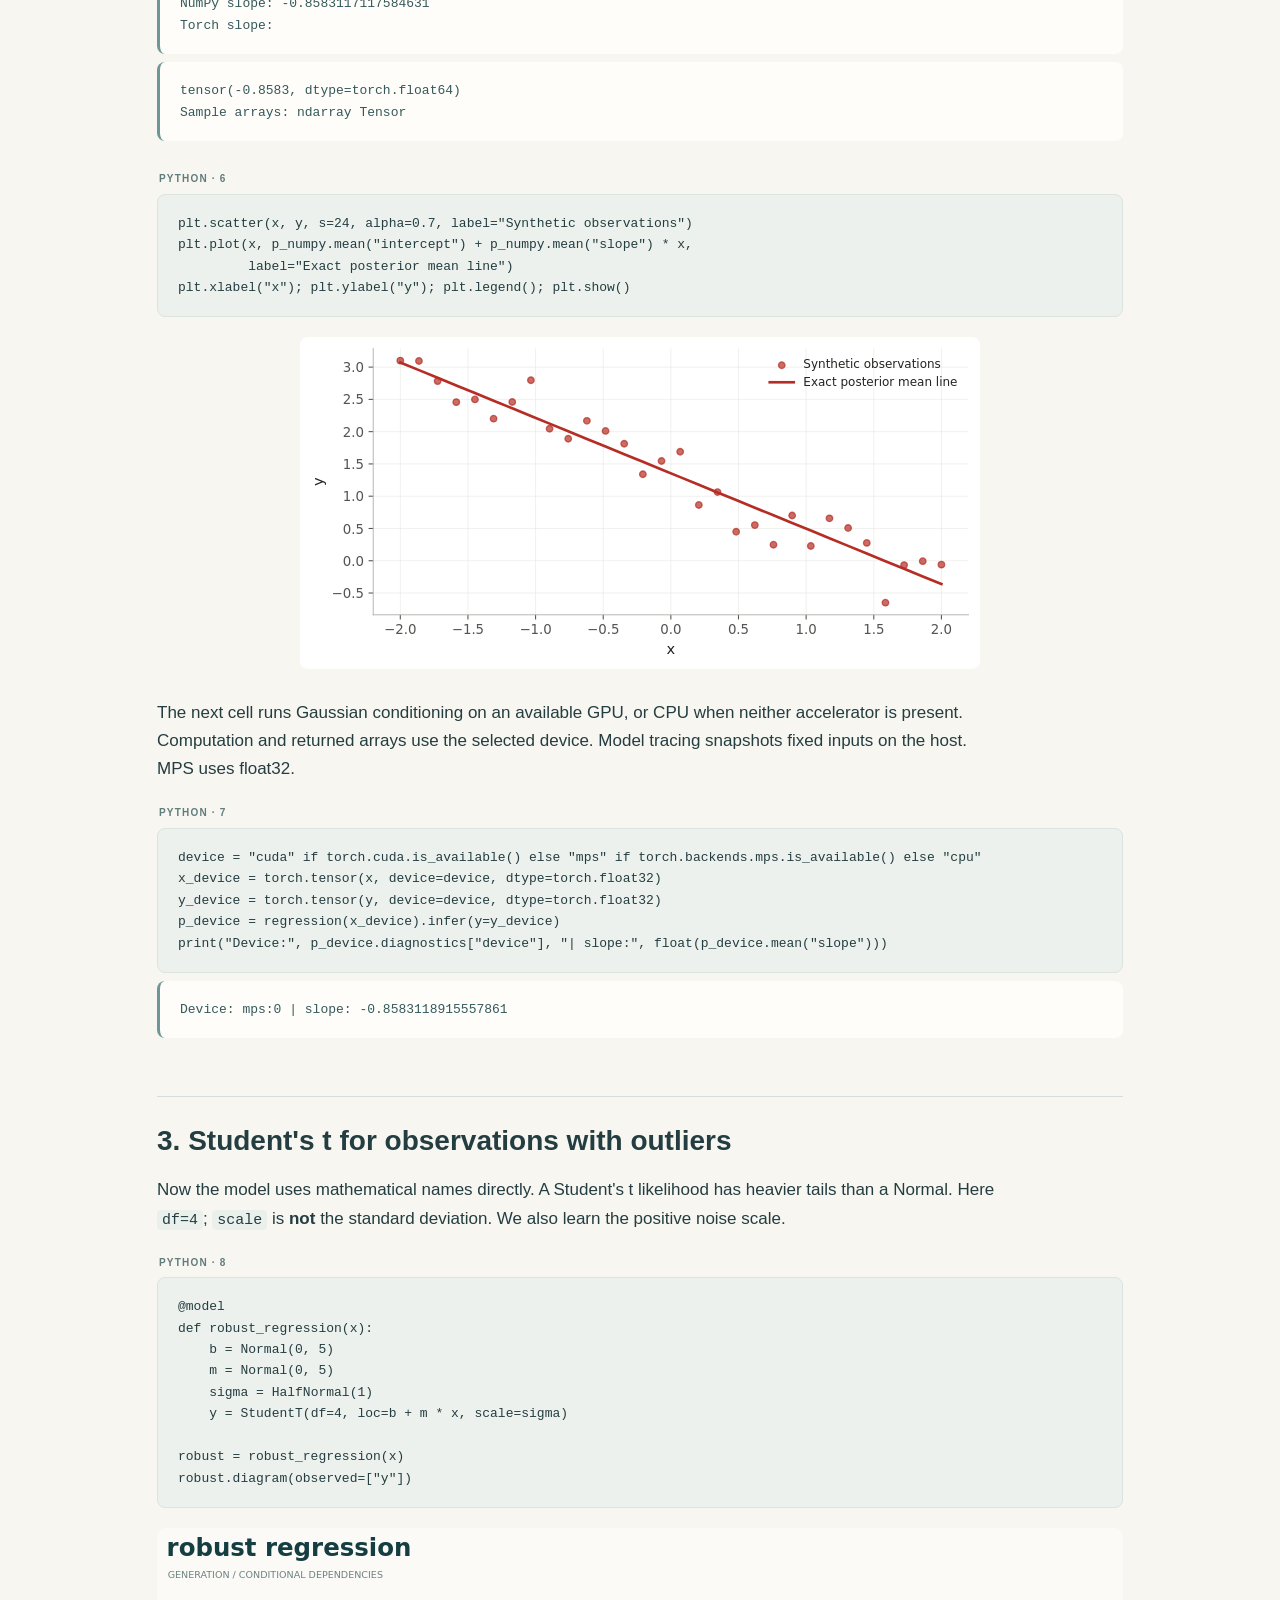
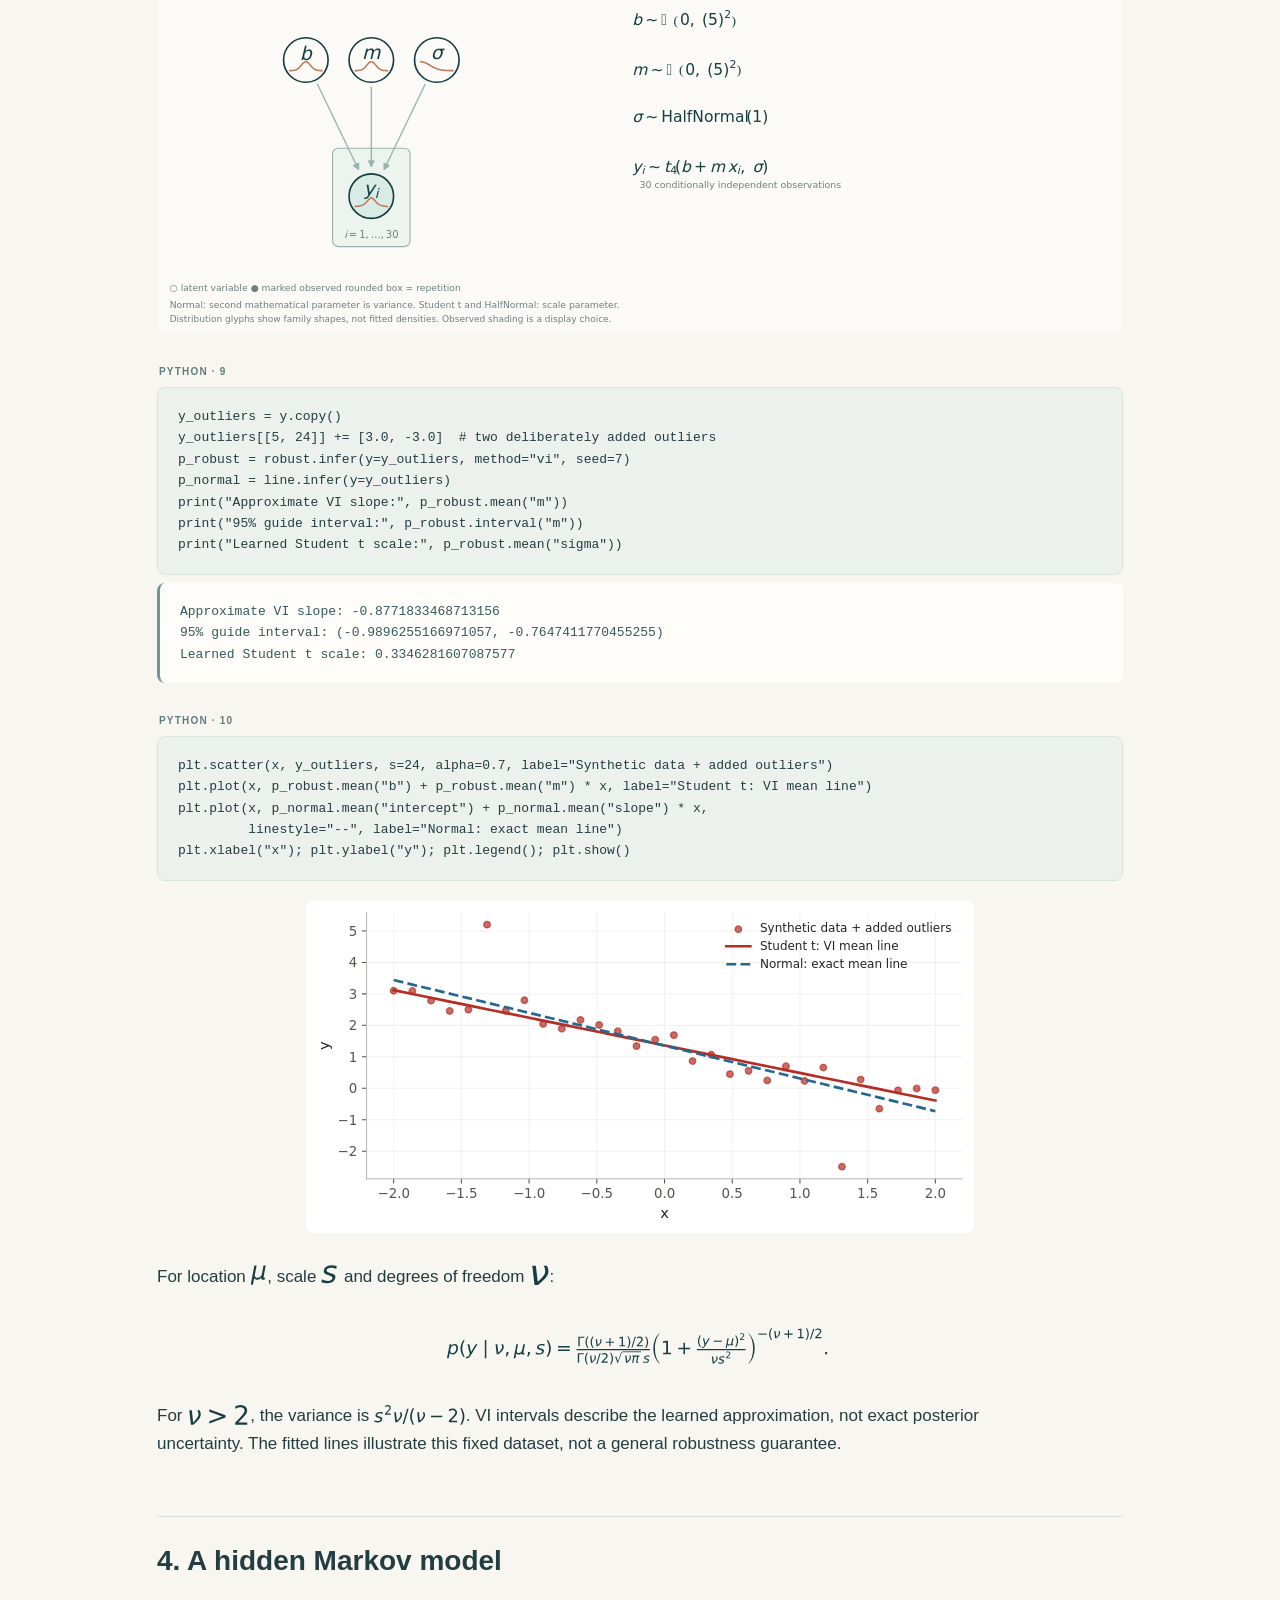
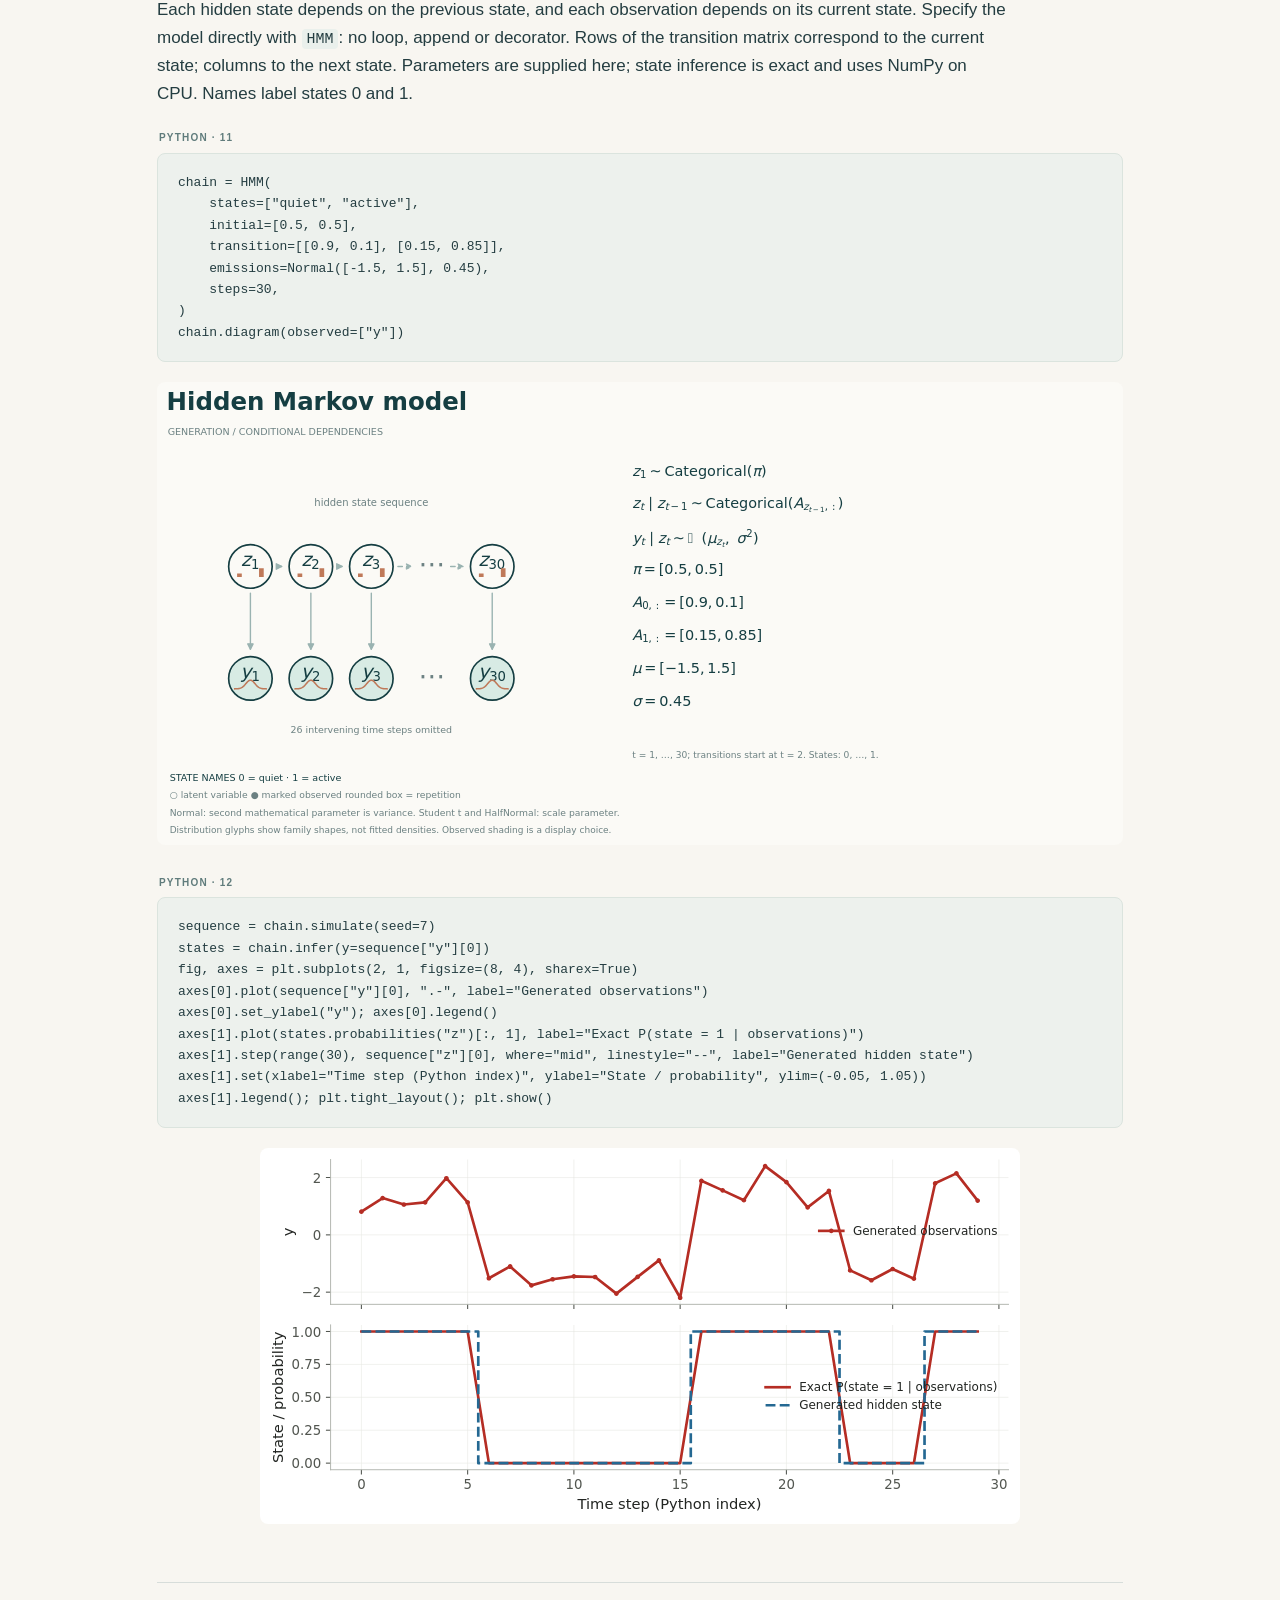
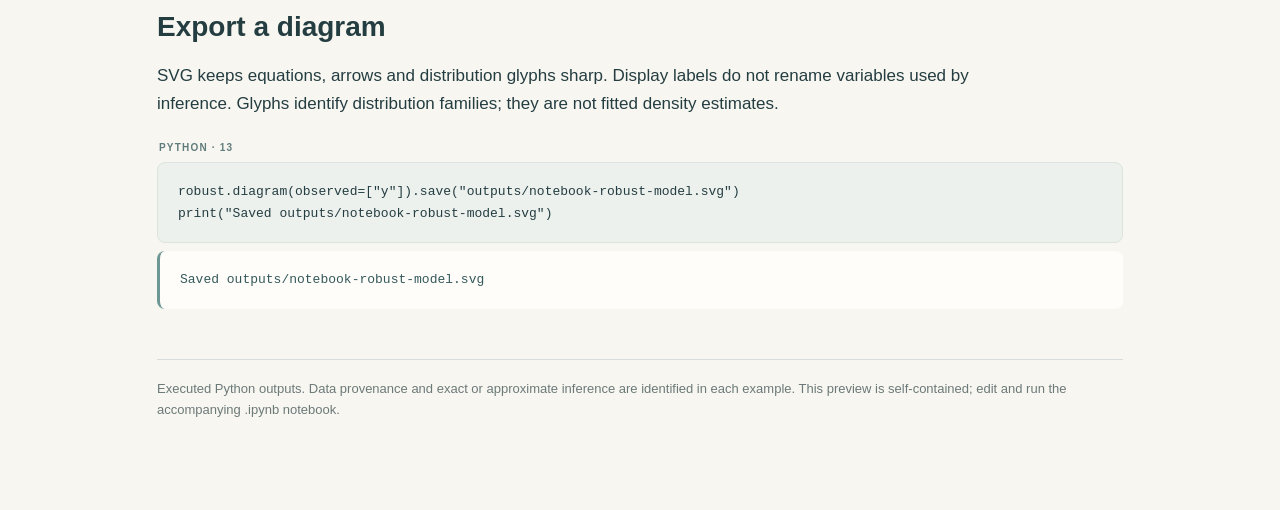
<file: website/notebooks/intro.html>
<!doctype html><html lang="en"><meta charset="utf-8">
<meta name="viewport" content="width=device-width,initial-scale=1">
<title>Smallprob: four small generative models</title>
<style>
:root{color-scheme:light}*{box-sizing:border-box}body{margin:0;background:#f8f6f1;color:#243d41;font:17px/1.65 -apple-system,BlinkMacSystemFont,"Segoe UI",sans-serif}
main{max-width:1030px;margin:auto;padding:56px 32px 90px}.eyebrow{font-size:12px;letter-spacing:.15em;font-weight:700;color:#697e7e}
h1{font-size:42px;line-height:1.15;letter-spacing:-1.2px;max-width:780px;margin:16px 0 24px}h2{font-size:28px;line-height:1.25;margin:58px 0 18px;border-top:1px solid #d7ddda;padding-top:26px}
p{max-width:850px;margin:15px 0}code{font-family:ui-monospace,SFMono-Regular,Consolas,monospace;font-size:.88em;background:#eaf0ec;padding:2px 5px;border-radius:4px}
a{color:#176b75;text-underline-offset:3px}
.cell{margin:22px 0 30px}.cell-label{font-size:10px;letter-spacing:.12em;color:#607c7c;font-weight:700;margin:0 0 6px 2px}
pre{white-space:pre-wrap;overflow-wrap:anywhere;margin:0;padding:18px 20px;font:13px/1.65 ui-monospace,SFMono-Regular,Consolas,monospace;border-radius:8px}
pre.source{background:#edf1ed;border:1px solid #dbe4de}pre code{background:none;font:inherit;padding:0}.result{margin-top:8px;background:#fffdfa;border-left:3px solid #6c9794;color:#34595b}
.output-image{display:block;max-width:100%;height:auto;margin:20px auto;border-radius:8px}.equation{overflow-x:auto;max-width:100%;padding:14px 0}.math-image{display:block;max-width:100%;height:auto;margin:8px auto}.inline-math{height:1.2em;width:auto;vertical-align:-.22em}
footer{border-top:1px solid #d7ddda;margin-top:50px;padding-top:18px;color:#6b7a79;font-size:13px}
@media(max-width:600px){main{padding:28px 16px 50px}h1{font-size:32px}h2{font-size:24px}body{font-size:16px}pre{font-size:11px;padding:12px}}
</style><main><div class="eyebrow">SMALLPROB 0.6.0 · EXECUTED NOTEBOOK</div><h1>Smallprob: four small generative models</h1><p>Write a probability model once, then generate data, infer unknowns and draw its diagram.</p><p>Run from an installed project environment: <code>uv sync --extra vi --extra notebook</code>. The examples use synthetic data. Exact results and approximate VI are labelled separately.</p>
<section class="cell"><div class="cell-label">PYTHON · 1</div>
<pre class="source"><code>import warnings
warnings.filterwarnings(&quot;ignore&quot;, message=&quot;IProgress not found.*&quot;, module=&quot;tqdm.auto&quot;)

import numpy as np
import torch
import matplotlib.pyplot as plt
from smallprob import model, Normal, HalfNormal, StudentT, HMM

from smallprob.plotting import use_style
from matplotlib_inline.backend_inline import set_matplotlib_formats

use_style()  # readable labels, 150-dpi display, 300-dpi file export
set_matplotlib_formats(&quot;svg&quot;, &quot;retina&quot;)  # sharp at any zoom + high-resolution PNG</code></pre>
</section>
<h2>1. A Normal observation</h2><p>An unknown mean, then one noisy observation. In Python, <code>Normal(mean, sd)</code> takes standard deviation. The diagram writes the mathematical variance explicitly.</p>
<section class="cell"><div class="cell-label">PYTHON · 2</div>
<pre class="source"><code>@model
def normal_observation():
    mu = Normal(0, 3)
    y = Normal(mu, 1)

simple = normal_observation()
simple.diagram(observed=[&quot;y&quot;])</code></pre>
<img class="output-image" src="[data-uri]" alt="Notebook figure">
</section>
<section class="cell"><div class="cell-label">PYTHON · 3</div>
<pre class="source"><code>p = simple.infer(y=2.0)  # exact Gaussian inference
print(f&quot;Posterior mean of mu: {p.mean(&#x27;mu&#x27;):.3f}&quot;)
low, high = p.interval(&quot;mu&quot;)
print(f&quot;95% marginal interval: [{low:.3f}, {high:.3f}]&quot;)
simple.math()</code></pre>
<pre class="result">Posterior mean of mu: 1.800
95% marginal interval: [-0.059, 3.659]
</pre>
<div class="equation"><img class="math-image" src="[data-uri]" alt="\mu\sim \mathcal{N}\!\left(0,\;\left(3\right)^2\right)"><img class="math-image" src="[data-uri]" alt="y\sim \mathcal{N}\!\left(\mu,\;\left(1\right)^2\right)"></div>
</section>
<p>The density is</p><div class="equation"><img class="math-image" src="[data-uri]" alt="p(y\mid\mu,\sigma)=\frac{1}{\sqrt{2\pi}\sigma}\exp\left[-\frac{(y-\mu)^2}{2\sigma^2}\right]."></div>
<h2>2. Linear regression, with either array library</h2><p>A vector <code>x</code> creates a vector of observations. The two priors are shared by every observation. Display labels can use <code>m</code> and <code>b</code> while Python keeps readable variable names.</p>
<section class="cell"><div class="cell-label">PYTHON · 4</div>
<pre class="source"><code>@model
def regression(x):
    intercept = Normal(0, 5)
    slope = Normal(0, 5)
    y = Normal(intercept + slope * x, 0.35)

x = np.linspace(-2, 2, 30)
line = regression(x)
data = line.simulate(seed=7, fixed={&quot;intercept&quot;: 1.5, &quot;slope&quot;: -0.8})
y = data[&quot;y&quot;][0]
line.diagram(labels={&quot;intercept&quot;: &quot;b&quot;, &quot;slope&quot;: &quot;m&quot;}, observed=[&quot;y&quot;])</code></pre>
<img class="output-image" src="[data-uri]" alt="Notebook figure">
</section>
<section class="cell"><div class="cell-label">PYTHON · 5</div>
<pre class="source"><code>p_numpy = line.infer(y=y)
p_torch = regression(torch.tensor(x)).infer(y=torch.tensor(y))
print(&quot;NumPy slope:&quot;, p_numpy.mean(&quot;slope&quot;))
print(&quot;Torch slope:&quot;, p_torch.mean(&quot;slope&quot;))
print(&quot;Sample arrays:&quot;, type(p_numpy.sample(2)[&quot;y&quot;]).__name__,
      type(p_torch.sample(2)[&quot;y&quot;]).__name__)</code></pre>
<pre class="result">NumPy slope: -0.8583117117584631
Torch slope: </pre>
<pre class="result">tensor(-0.8583, dtype=torch.float64)
Sample arrays: ndarray Tensor
</pre>
</section>
<section class="cell"><div class="cell-label">PYTHON · 6</div>
<pre class="source"><code>plt.scatter(x, y, s=24, alpha=0.7, label=&quot;Synthetic observations&quot;)
plt.plot(x, p_numpy.mean(&quot;intercept&quot;) + p_numpy.mean(&quot;slope&quot;) * x,
         label=&quot;Exact posterior mean line&quot;)
plt.xlabel(&quot;x&quot;); plt.ylabel(&quot;y&quot;); plt.legend(); plt.show()</code></pre>
<img class="output-image" src="[data-uri]" alt="Notebook figure">
</section>
<p>The next cell runs Gaussian conditioning on an available GPU, or CPU when neither accelerator is present. Computation and returned arrays use the selected device. Model tracing snapshots fixed inputs on the host. MPS uses float32.</p>
<section class="cell"><div class="cell-label">PYTHON · 7</div>
<pre class="source"><code>device = &quot;cuda&quot; if torch.cuda.is_available() else &quot;mps&quot; if torch.backends.mps.is_available() else &quot;cpu&quot;
x_device = torch.tensor(x, device=device, dtype=torch.float32)
y_device = torch.tensor(y, device=device, dtype=torch.float32)
p_device = regression(x_device).infer(y=y_device)
print(&quot;Device:&quot;, p_device.diagnostics[&quot;device&quot;], &quot;| slope:&quot;, float(p_device.mean(&quot;slope&quot;)))</code></pre>
<pre class="result">Device: mps:0 | slope: -0.8583118915557861
</pre>
</section>
<h2>3. Student&#x27;s t for observations with outliers</h2><p>Now the model uses mathematical names directly. A Student&#x27;s t likelihood has heavier tails than a Normal. Here <code>df=4</code>; <code>scale</code> is <strong>not</strong> the standard deviation. We also learn the positive noise scale.</p>
<section class="cell"><div class="cell-label">PYTHON · 8</div>
<pre class="source"><code>@model
def robust_regression(x):
    b = Normal(0, 5)
    m = Normal(0, 5)
    sigma = HalfNormal(1)
    y = StudentT(df=4, loc=b + m * x, scale=sigma)

robust = robust_regression(x)
robust.diagram(observed=[&quot;y&quot;])</code></pre>
<img class="output-image" src="[data-uri]" alt="Notebook figure">
</section>
<section class="cell"><div class="cell-label">PYTHON · 9</div>
<pre class="source"><code>y_outliers = y.copy()
y_outliers[[5, 24]] += [3.0, -3.0]  # two deliberately added outliers
p_robust = robust.infer(y=y_outliers, method=&quot;vi&quot;, seed=7)
p_normal = line.infer(y=y_outliers)
print(&quot;Approximate VI slope:&quot;, p_robust.mean(&quot;m&quot;))
print(&quot;95% guide interval:&quot;, p_robust.interval(&quot;m&quot;))
print(&quot;Learned Student t scale:&quot;, p_robust.mean(&quot;sigma&quot;))</code></pre>
<pre class="result">Approximate VI slope: -0.8771833468713156
95% guide interval: (-0.9896255166971057, -0.7647411770455255)
Learned Student t scale: 0.3346281607087577
</pre>
</section>
<section class="cell"><div class="cell-label">PYTHON · 10</div>
<pre class="source"><code>plt.scatter(x, y_outliers, s=24, alpha=0.7, label=&quot;Synthetic data + added outliers&quot;)
plt.plot(x, p_robust.mean(&quot;b&quot;) + p_robust.mean(&quot;m&quot;) * x, label=&quot;Student t: VI mean line&quot;)
plt.plot(x, p_normal.mean(&quot;intercept&quot;) + p_normal.mean(&quot;slope&quot;) * x,
         linestyle=&quot;--&quot;, label=&quot;Normal: exact mean line&quot;)
plt.xlabel(&quot;x&quot;); plt.ylabel(&quot;y&quot;); plt.legend(); plt.show()</code></pre>
<img class="output-image" src="[data-uri]" alt="Notebook figure">
</section>
<p>For location <img class="inline-math" src="[data-uri]" alt="\mu">, scale <img class="inline-math" src="[data-uri]" alt="s"> and degrees of freedom <img class="inline-math" src="[data-uri]" alt="\nu">:</p><div class="equation"><img class="math-image" src="[data-uri]" alt="p(y\mid\nu,\mu,s)=\frac{\Gamma((\nu+1)/2)}{\Gamma(\nu/2)\sqrt{\nu\pi}\,s}\left(1+\frac{(y-\mu)^2}{\nu s^2}\right)^{-(\nu+1)/2}."></div><p>For <img class="inline-math" src="[data-uri]" alt="\nu&gt;2">, the variance is <img class="inline-math" src="[data-uri]" alt="s^2\nu/(\nu-2)">. VI intervals describe the learned approximation, not exact posterior uncertainty. The fitted lines illustrate this fixed dataset, not a general robustness guarantee.</p>
<h2>4. A hidden Markov model</h2><p>Each hidden state depends on the previous state, and each observation depends on its current state. Specify the model directly with <code>HMM</code>: no loop, append or decorator. Rows of the transition matrix correspond to the current state; columns to the next state. Parameters are supplied here; state inference is exact and uses NumPy on CPU. Names label states 0 and 1.</p>
<section class="cell"><div class="cell-label">PYTHON · 11</div>
<pre class="source"><code>chain = HMM(
    states=[&quot;quiet&quot;, &quot;active&quot;],
    initial=[0.5, 0.5],
    transition=[[0.9, 0.1], [0.15, 0.85]],
    emissions=Normal([-1.5, 1.5], 0.45),
    steps=30,
)
chain.diagram(observed=[&quot;y&quot;])</code></pre>
<img class="output-image" src="[data-uri]" alt="Notebook figure">
</section>
<section class="cell"><div class="cell-label">PYTHON · 12</div>
<pre class="source"><code>sequence = chain.simulate(seed=7)
states = chain.infer(y=sequence[&quot;y&quot;][0])
fig, axes = plt.subplots(2, 1, figsize=(8, 4), sharex=True)
axes[0].plot(sequence[&quot;y&quot;][0], &quot;.-&quot;, label=&quot;Generated observations&quot;)
axes[0].set_ylabel(&quot;y&quot;); axes[0].legend()
axes[1].plot(states.probabilities(&quot;z&quot;)[:, 1], label=&quot;Exact P(state = 1 | observations)&quot;)
axes[1].step(range(30), sequence[&quot;z&quot;][0], where=&quot;mid&quot;, linestyle=&quot;--&quot;, label=&quot;Generated hidden state&quot;)
axes[1].set(xlabel=&quot;Time step (Python index)&quot;, ylabel=&quot;State / probability&quot;, ylim=(-0.05, 1.05))
axes[1].legend(); plt.tight_layout(); plt.show()</code></pre>
<img class="output-image" src="[data-uri]" alt="Notebook figure">
</section>
<h2>Export a diagram</h2><p>SVG keeps equations, arrows and distribution glyphs sharp. Display labels do not rename variables used by inference. Glyphs identify distribution families; they are not fitted density estimates.</p>
<section class="cell"><div class="cell-label">PYTHON · 13</div>
<pre class="source"><code>robust.diagram(observed=[&quot;y&quot;]).save(&quot;outputs/notebook-robust-model.svg&quot;)
print(&quot;Saved outputs/notebook-robust-model.svg&quot;)</code></pre>
<pre class="result">Saved outputs/notebook-robust-model.svg
</pre>
</section><footer>Executed Python outputs. Data provenance and exact or approximate inference are identified in each example. This preview is self-contained; edit and run the accompanying .ipynb notebook.</footer></main></html>
</file>
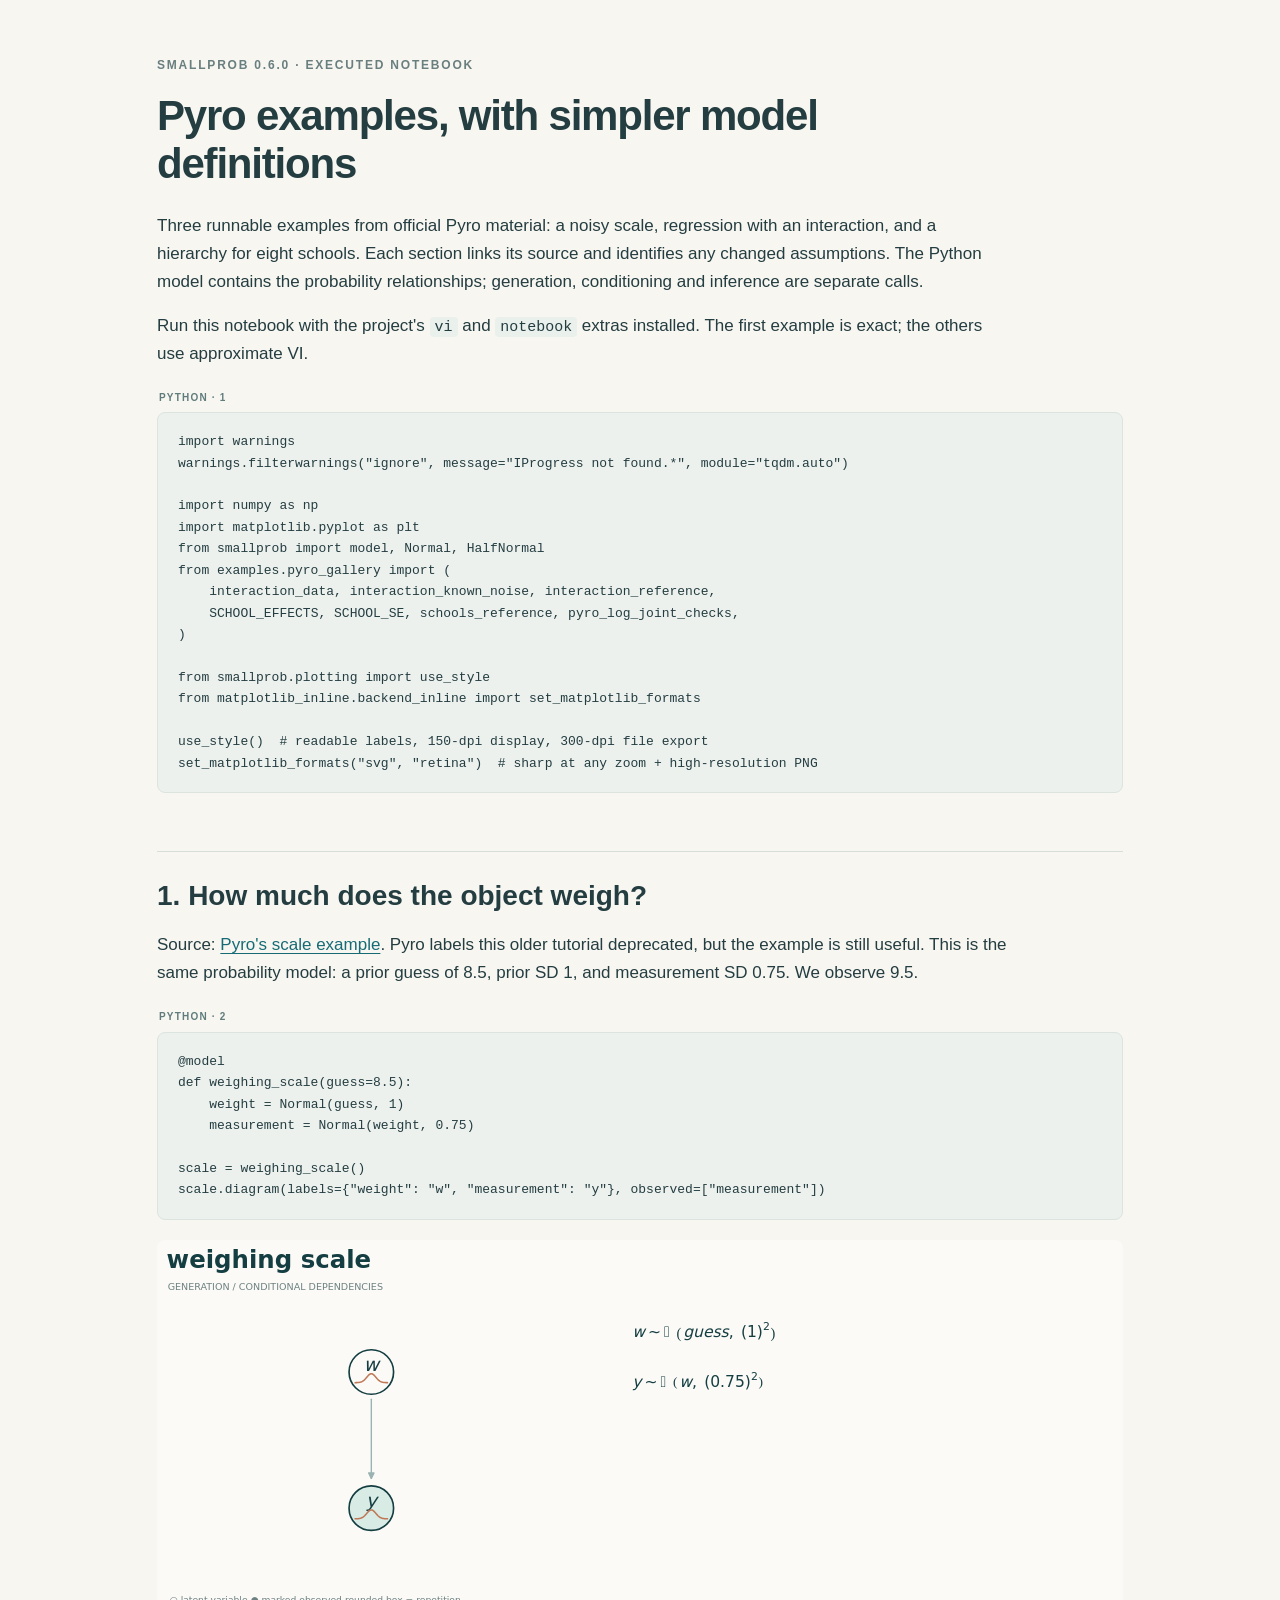
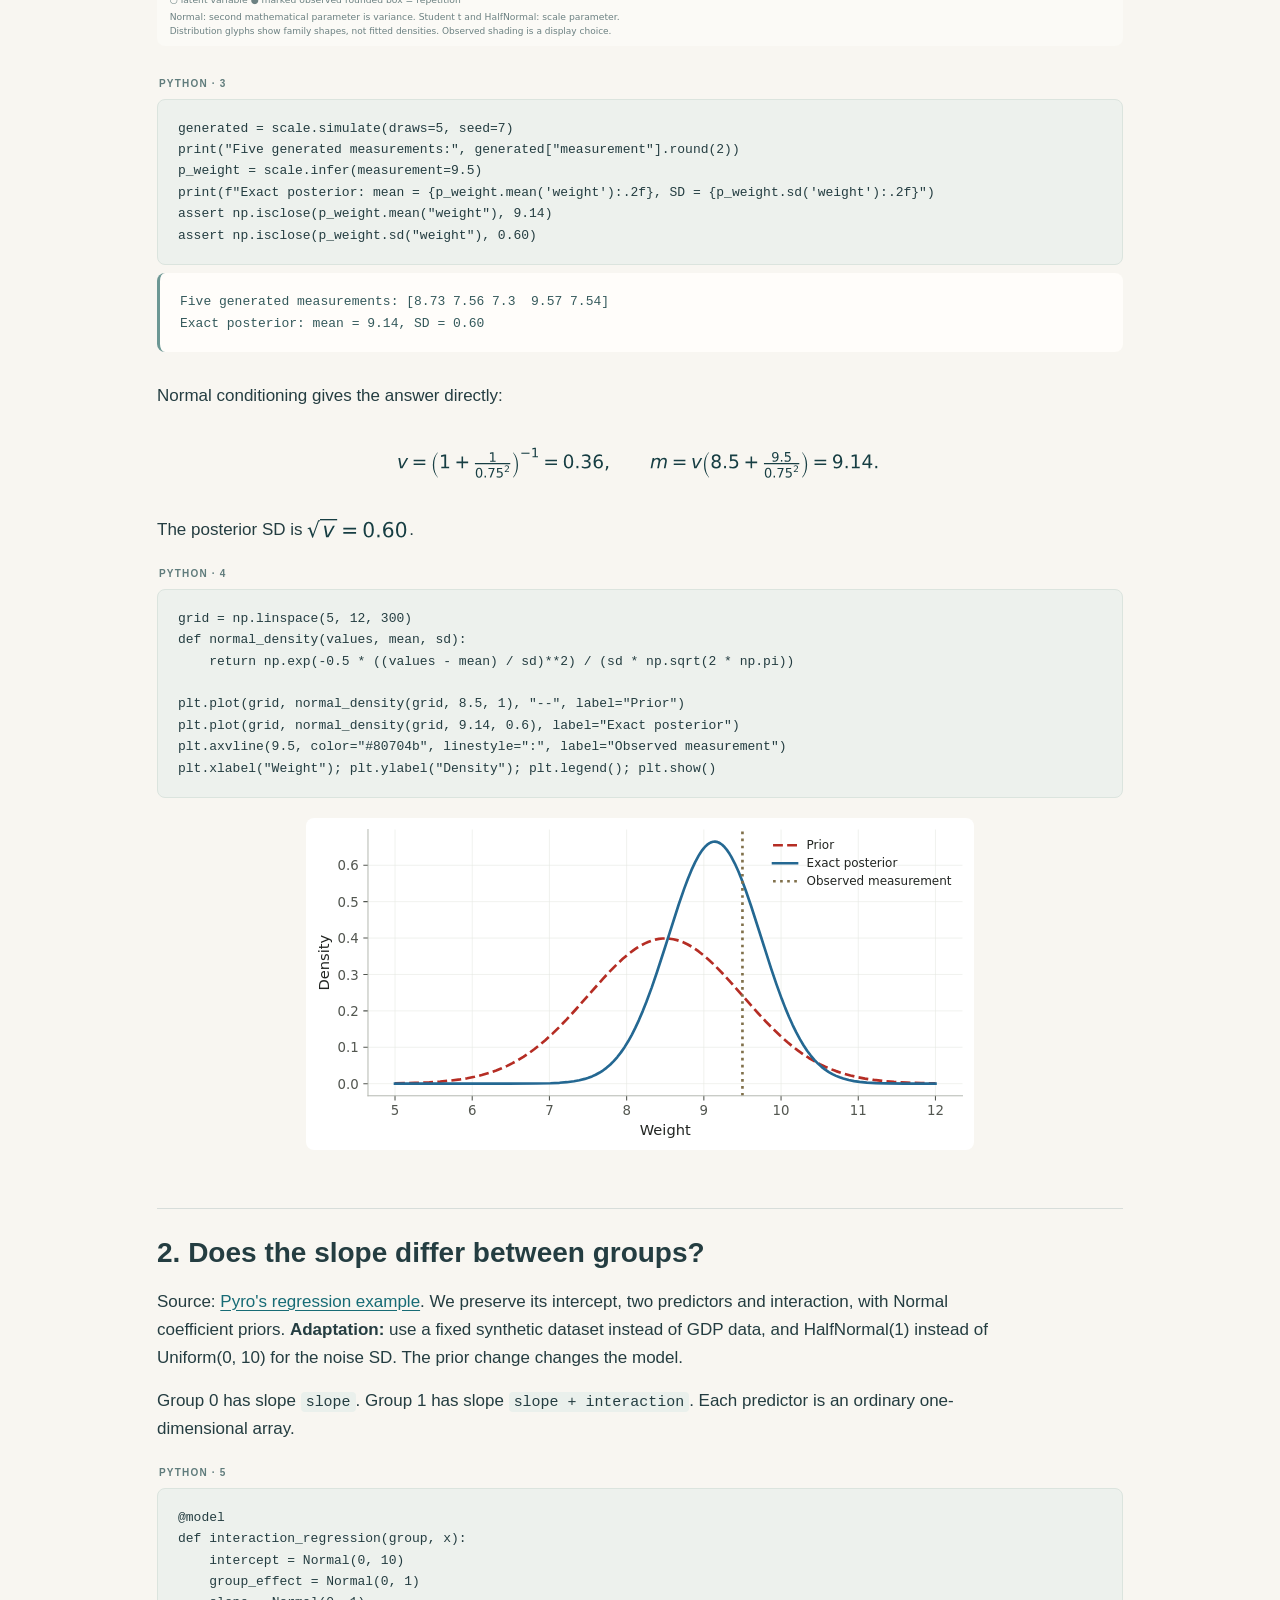
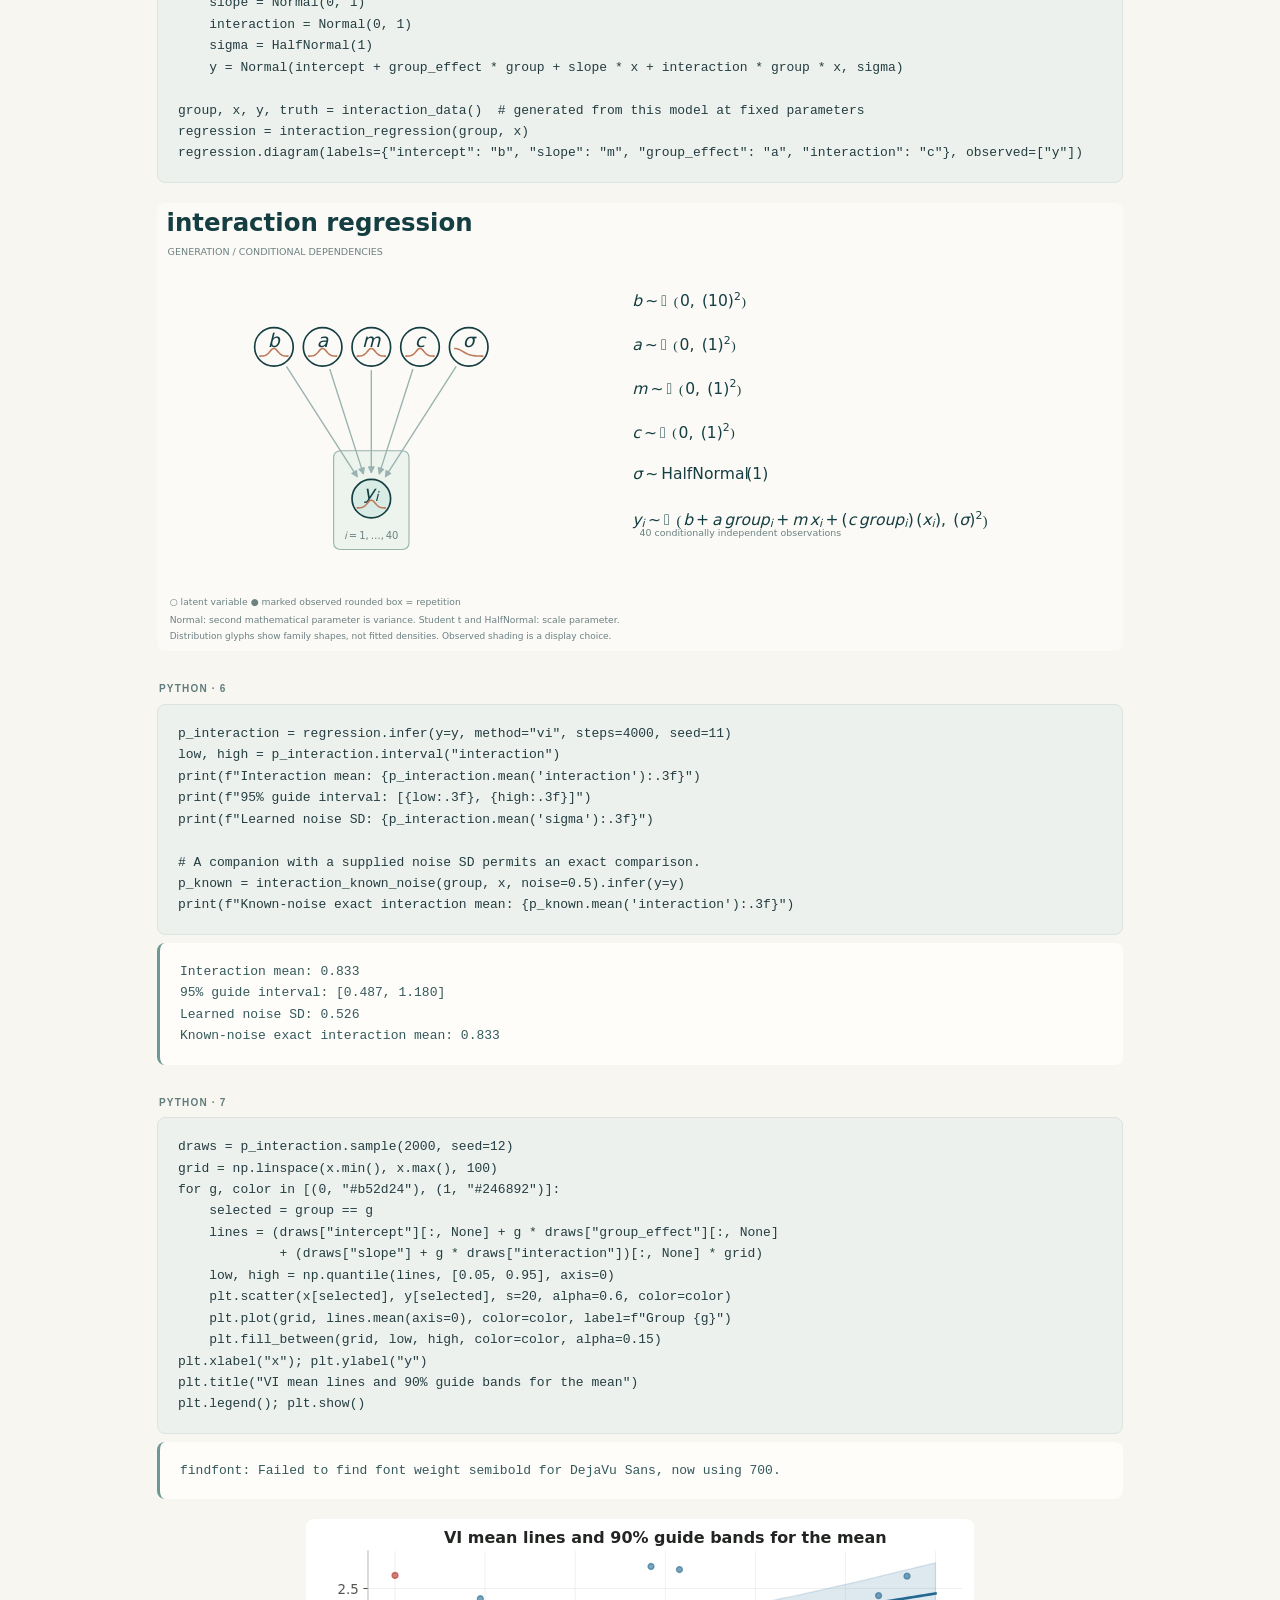
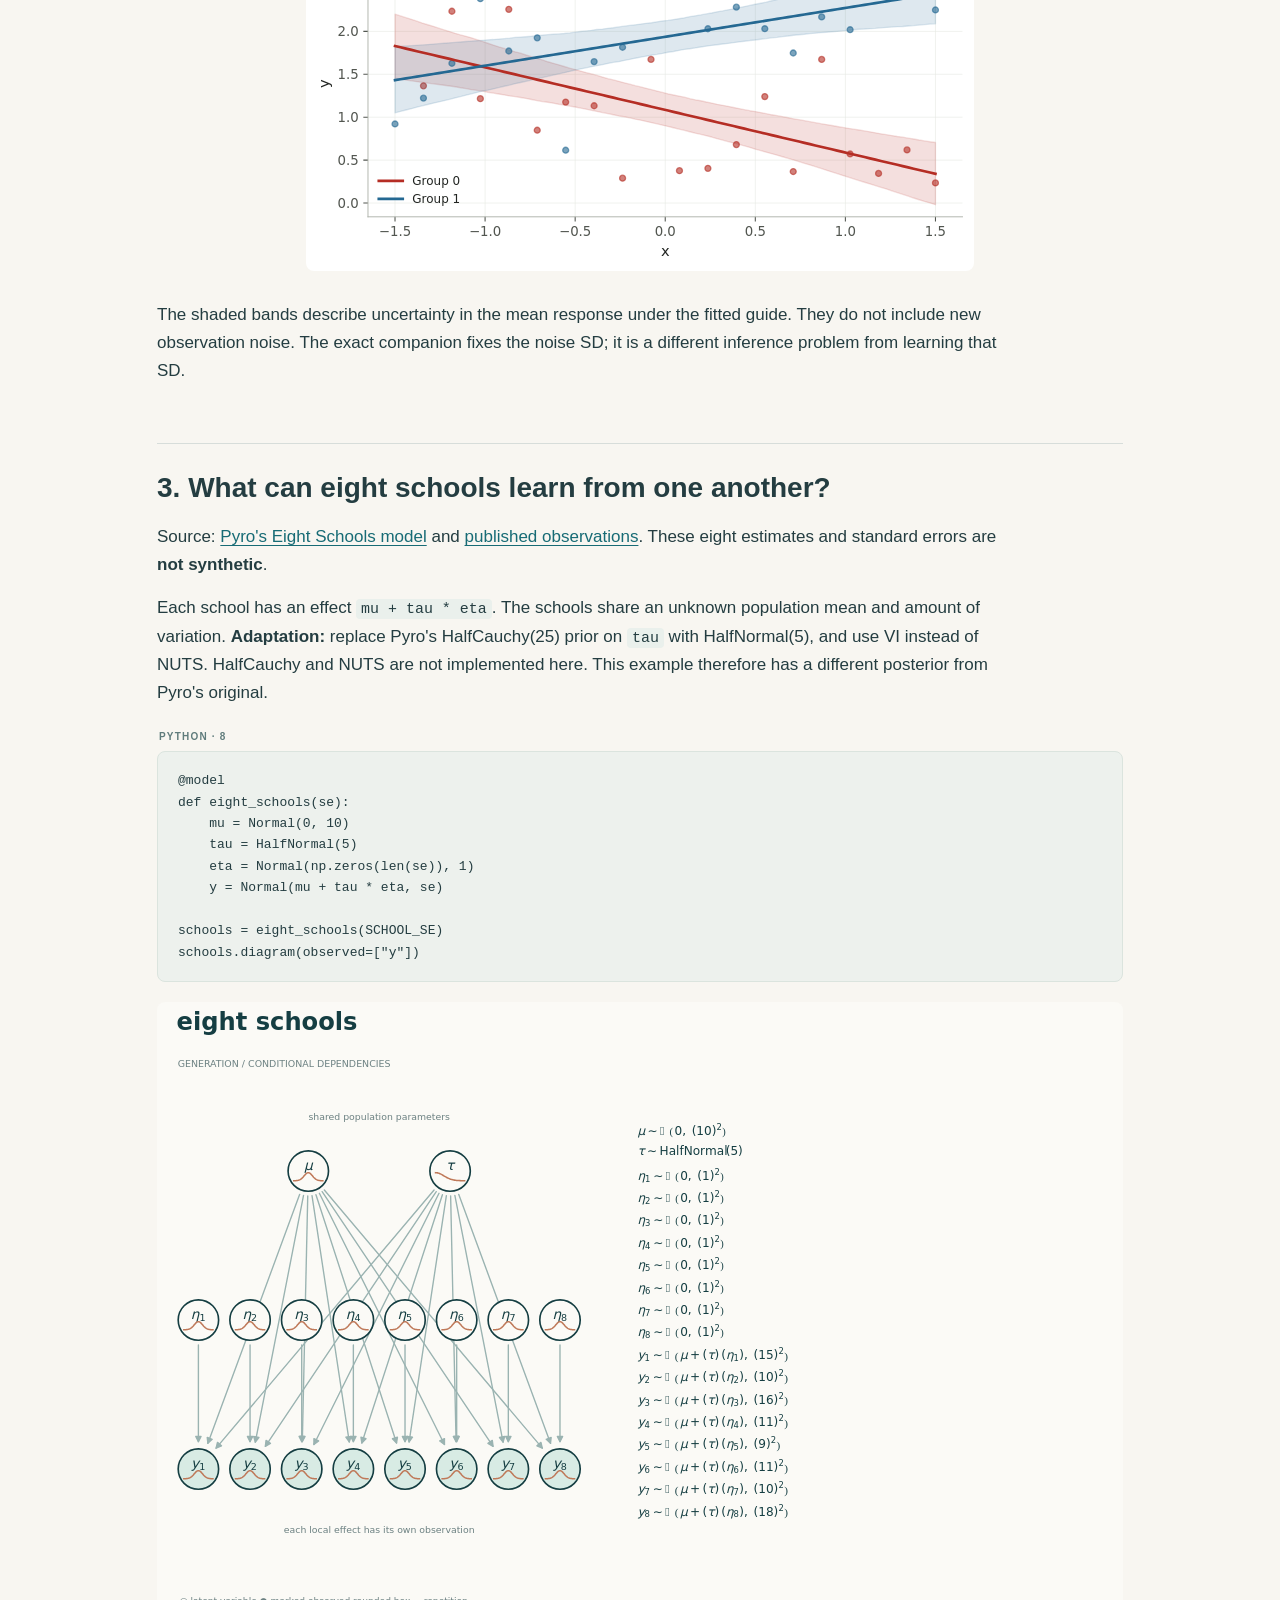
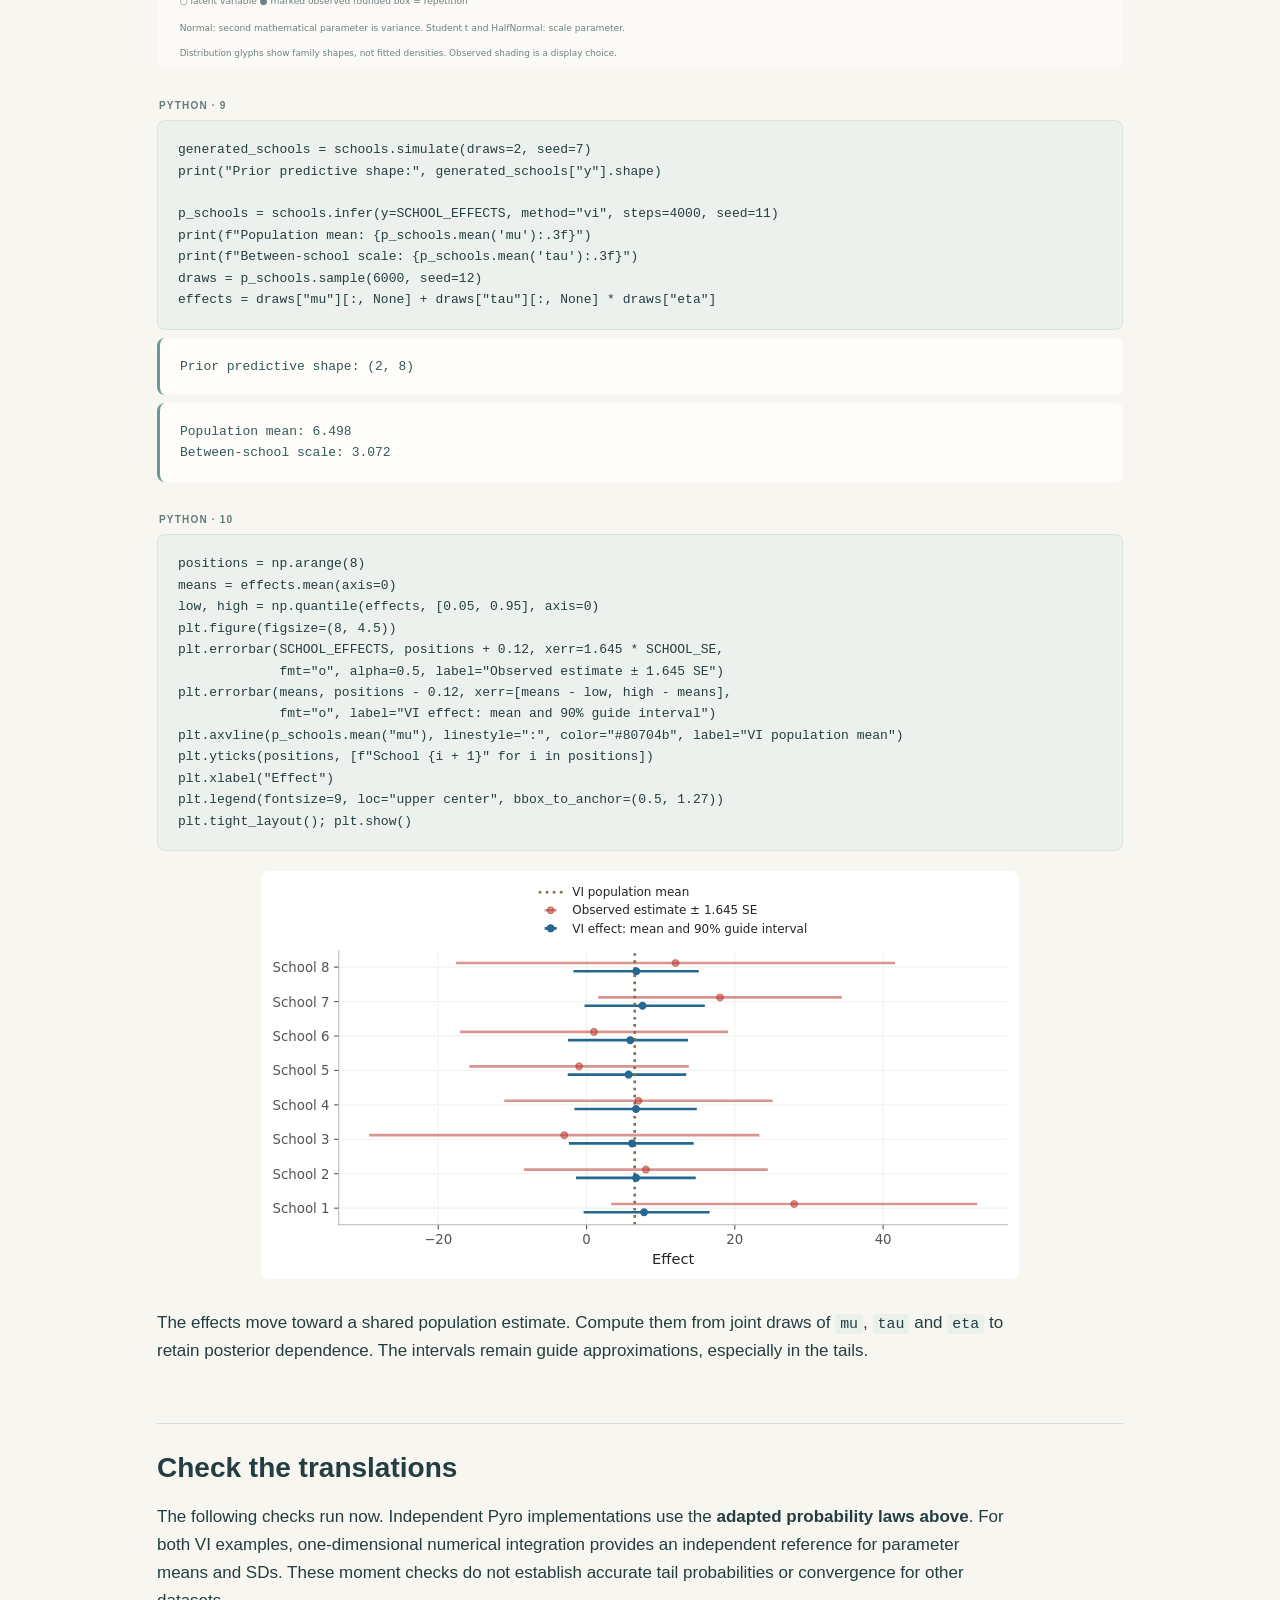
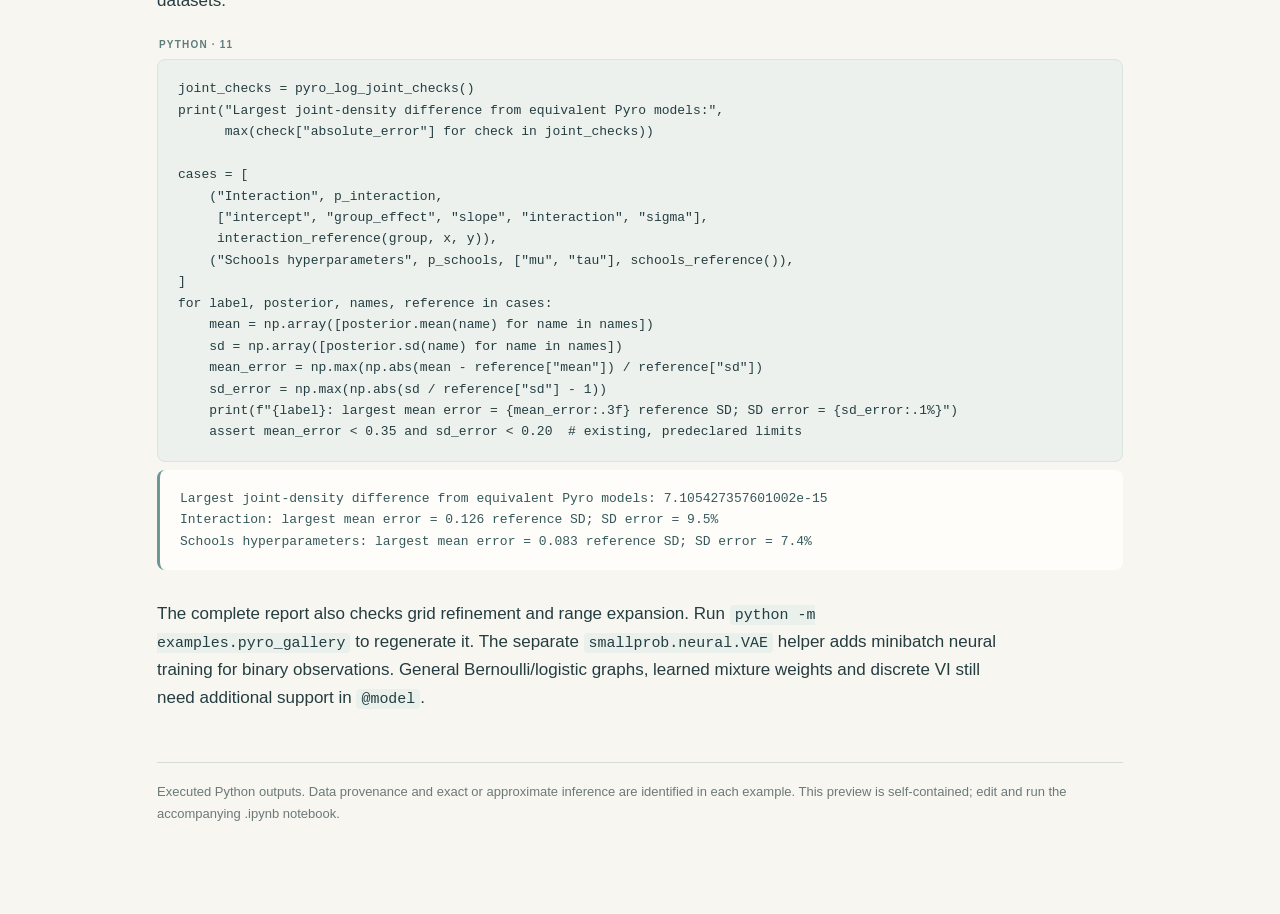
<file: website/notebooks/pyro-gallery.html>
<!doctype html><html lang="en"><meta charset="utf-8">
<meta name="viewport" content="width=device-width,initial-scale=1">
<title>Pyro examples, with simpler model definitions</title>
<style>
:root{color-scheme:light}*{box-sizing:border-box}body{margin:0;background:#f8f6f1;color:#243d41;font:17px/1.65 -apple-system,BlinkMacSystemFont,"Segoe UI",sans-serif}
main{max-width:1030px;margin:auto;padding:56px 32px 90px}.eyebrow{font-size:12px;letter-spacing:.15em;font-weight:700;color:#697e7e}
h1{font-size:42px;line-height:1.15;letter-spacing:-1.2px;max-width:780px;margin:16px 0 24px}h2{font-size:28px;line-height:1.25;margin:58px 0 18px;border-top:1px solid #d7ddda;padding-top:26px}
p{max-width:850px;margin:15px 0}code{font-family:ui-monospace,SFMono-Regular,Consolas,monospace;font-size:.88em;background:#eaf0ec;padding:2px 5px;border-radius:4px}
a{color:#176b75;text-underline-offset:3px}
.cell{margin:22px 0 30px}.cell-label{font-size:10px;letter-spacing:.12em;color:#607c7c;font-weight:700;margin:0 0 6px 2px}
pre{white-space:pre-wrap;overflow-wrap:anywhere;margin:0;padding:18px 20px;font:13px/1.65 ui-monospace,SFMono-Regular,Consolas,monospace;border-radius:8px}
pre.source{background:#edf1ed;border:1px solid #dbe4de}pre code{background:none;font:inherit;padding:0}.result{margin-top:8px;background:#fffdfa;border-left:3px solid #6c9794;color:#34595b}
.output-image{display:block;max-width:100%;height:auto;margin:20px auto;border-radius:8px}.equation{overflow-x:auto;max-width:100%;padding:14px 0}.math-image{display:block;max-width:100%;height:auto;margin:8px auto}.inline-math{height:1.2em;width:auto;vertical-align:-.22em}
footer{border-top:1px solid #d7ddda;margin-top:50px;padding-top:18px;color:#6b7a79;font-size:13px}
@media(max-width:600px){main{padding:28px 16px 50px}h1{font-size:32px}h2{font-size:24px}body{font-size:16px}pre{font-size:11px;padding:12px}}
</style><main><div class="eyebrow">SMALLPROB 0.6.0 · EXECUTED NOTEBOOK</div><h1>Pyro examples, with simpler model definitions</h1><p>Three runnable examples from official Pyro material: a noisy scale, regression with an interaction, and a hierarchy for eight schools. Each section links its source and identifies any changed assumptions. The Python model contains the probability relationships; generation, conditioning and inference are separate calls.</p><p>Run this notebook with the project&#x27;s <code>vi</code> and <code>notebook</code> extras installed. The first example is exact; the others use approximate VI.</p>
<section class="cell"><div class="cell-label">PYTHON · 1</div>
<pre class="source"><code>import warnings
warnings.filterwarnings(&quot;ignore&quot;, message=&quot;IProgress not found.*&quot;, module=&quot;tqdm.auto&quot;)

import numpy as np
import matplotlib.pyplot as plt
from smallprob import model, Normal, HalfNormal
from examples.pyro_gallery import (
    interaction_data, interaction_known_noise, interaction_reference,
    SCHOOL_EFFECTS, SCHOOL_SE, schools_reference, pyro_log_joint_checks,
)

from smallprob.plotting import use_style
from matplotlib_inline.backend_inline import set_matplotlib_formats

use_style()  # readable labels, 150-dpi display, 300-dpi file export
set_matplotlib_formats(&quot;svg&quot;, &quot;retina&quot;)  # sharp at any zoom + high-resolution PNG</code></pre>
</section>
<h2>1. How much does the object weigh?</h2><p>Source: <a href="https://pyro.ai/examples/intro_part_ii.html">Pyro&#x27;s scale example</a>. Pyro labels this older tutorial deprecated, but the example is still useful. This is the same probability model: a prior guess of 8.5, prior SD 1, and measurement SD 0.75. We observe 9.5.</p>
<section class="cell"><div class="cell-label">PYTHON · 2</div>
<pre class="source"><code>@model
def weighing_scale(guess=8.5):
    weight = Normal(guess, 1)
    measurement = Normal(weight, 0.75)

scale = weighing_scale()
scale.diagram(labels={&quot;weight&quot;: &quot;w&quot;, &quot;measurement&quot;: &quot;y&quot;}, observed=[&quot;measurement&quot;])</code></pre>
<img class="output-image" src="[data-uri]" alt="Notebook figure">
</section>
<section class="cell"><div class="cell-label">PYTHON · 3</div>
<pre class="source"><code>generated = scale.simulate(draws=5, seed=7)
print(&quot;Five generated measurements:&quot;, generated[&quot;measurement&quot;].round(2))
p_weight = scale.infer(measurement=9.5)
print(f&quot;Exact posterior: mean = {p_weight.mean(&#x27;weight&#x27;):.2f}, SD = {p_weight.sd(&#x27;weight&#x27;):.2f}&quot;)
assert np.isclose(p_weight.mean(&quot;weight&quot;), 9.14)
assert np.isclose(p_weight.sd(&quot;weight&quot;), 0.60)</code></pre>
<pre class="result">Five generated measurements: [8.73 7.56 7.3  9.57 7.54]
Exact posterior: mean = 9.14, SD = 0.60
</pre>
</section>
<p>Normal conditioning gives the answer directly:</p><div class="equation"><img class="math-image" src="[data-uri]" alt="v=\left(1+\frac{1}{0.75^2}\right)^{-1}=0.36,\qquad m=v\left(8.5+\frac{9.5}{0.75^2}\right)=9.14."></div><p>The posterior SD is <img class="inline-math" src="[data-uri]" alt="\sqrt{v}=0.60">.</p>
<section class="cell"><div class="cell-label">PYTHON · 4</div>
<pre class="source"><code>grid = np.linspace(5, 12, 300)
def normal_density(values, mean, sd):
    return np.exp(-0.5 * ((values - mean) / sd)**2) / (sd * np.sqrt(2 * np.pi))

plt.plot(grid, normal_density(grid, 8.5, 1), &quot;--&quot;, label=&quot;Prior&quot;)
plt.plot(grid, normal_density(grid, 9.14, 0.6), label=&quot;Exact posterior&quot;)
plt.axvline(9.5, color=&quot;#80704b&quot;, linestyle=&quot;:&quot;, label=&quot;Observed measurement&quot;)
plt.xlabel(&quot;Weight&quot;); plt.ylabel(&quot;Density&quot;); plt.legend(); plt.show()</code></pre>
<img class="output-image" src="[data-uri]" alt="Notebook figure">
</section>
<h2>2. Does the slope differ between groups?</h2><p>Source: <a href="https://pyro.ai/examples/intro_long.html#example-from-maximum-likelihood-regression-to-bayesian-regression">Pyro&#x27;s regression example</a>. We preserve its intercept, two predictors and interaction, with Normal coefficient priors. <strong>Adaptation:</strong> use a fixed synthetic dataset instead of GDP data, and HalfNormal(1) instead of Uniform(0, 10) for the noise SD. The prior change changes the model.</p><p>Group 0 has slope <code>slope</code>. Group 1 has slope <code>slope + interaction</code>. Each predictor is an ordinary one-dimensional array.</p>
<section class="cell"><div class="cell-label">PYTHON · 5</div>
<pre class="source"><code>@model
def interaction_regression(group, x):
    intercept = Normal(0, 10)
    group_effect = Normal(0, 1)
    slope = Normal(0, 1)
    interaction = Normal(0, 1)
    sigma = HalfNormal(1)
    y = Normal(intercept + group_effect * group + slope * x + interaction * group * x, sigma)

group, x, y, truth = interaction_data()  # generated from this model at fixed parameters
regression = interaction_regression(group, x)
regression.diagram(labels={&quot;intercept&quot;: &quot;b&quot;, &quot;slope&quot;: &quot;m&quot;, &quot;group_effect&quot;: &quot;a&quot;, &quot;interaction&quot;: &quot;c&quot;}, observed=[&quot;y&quot;])</code></pre>
<img class="output-image" src="[data-uri]" alt="Notebook figure">
</section>
<section class="cell"><div class="cell-label">PYTHON · 6</div>
<pre class="source"><code>p_interaction = regression.infer(y=y, method=&quot;vi&quot;, steps=4000, seed=11)
low, high = p_interaction.interval(&quot;interaction&quot;)
print(f&quot;Interaction mean: {p_interaction.mean(&#x27;interaction&#x27;):.3f}&quot;)
print(f&quot;95% guide interval: [{low:.3f}, {high:.3f}]&quot;)
print(f&quot;Learned noise SD: {p_interaction.mean(&#x27;sigma&#x27;):.3f}&quot;)

# A companion with a supplied noise SD permits an exact comparison.
p_known = interaction_known_noise(group, x, noise=0.5).infer(y=y)
print(f&quot;Known-noise exact interaction mean: {p_known.mean(&#x27;interaction&#x27;):.3f}&quot;)</code></pre>
<pre class="result">Interaction mean: 0.833
95% guide interval: [0.487, 1.180]
Learned noise SD: 0.526
Known-noise exact interaction mean: 0.833
</pre>
</section>
<section class="cell"><div class="cell-label">PYTHON · 7</div>
<pre class="source"><code>draws = p_interaction.sample(2000, seed=12)
grid = np.linspace(x.min(), x.max(), 100)
for g, color in [(0, &quot;#b52d24&quot;), (1, &quot;#246892&quot;)]:
    selected = group == g
    lines = (draws[&quot;intercept&quot;][:, None] + g * draws[&quot;group_effect&quot;][:, None]
             + (draws[&quot;slope&quot;] + g * draws[&quot;interaction&quot;])[:, None] * grid)
    low, high = np.quantile(lines, [0.05, 0.95], axis=0)
    plt.scatter(x[selected], y[selected], s=20, alpha=0.6, color=color)
    plt.plot(grid, lines.mean(axis=0), color=color, label=f&quot;Group {g}&quot;)
    plt.fill_between(grid, low, high, color=color, alpha=0.15)
plt.xlabel(&quot;x&quot;); plt.ylabel(&quot;y&quot;)
plt.title(&quot;VI mean lines and 90% guide bands for the mean&quot;)
plt.legend(); plt.show()</code></pre>
<pre class="result">findfont: Failed to find font weight semibold for DejaVu Sans, now using 700.
</pre>
<img class="output-image" src="[data-uri]" alt="Notebook figure">
</section>
<p>The shaded bands describe uncertainty in the mean response under the fitted guide. They do not include new observation noise. The exact companion fixes the noise SD; it is a different inference problem from learning that SD.</p>
<h2>3. What can eight schools learn from one another?</h2><p>Source: <a href="https://github.com/pyro-ppl/pyro/blob/1.9.1/examples/eight_schools/mcmc.py">Pyro&#x27;s Eight Schools model</a> and <a href="https://github.com/pyro-ppl/pyro/blob/1.9.1/examples/eight_schools/data.py">published observations</a>. These eight estimates and standard errors are <strong>not synthetic</strong>.</p><p>Each school has an effect <code>mu + tau * eta</code>. The schools share an unknown population mean and amount of variation. <strong>Adaptation:</strong> replace Pyro&#x27;s HalfCauchy(25) prior on <code>tau</code> with HalfNormal(5), and use VI instead of NUTS. HalfCauchy and NUTS are not implemented here. This example therefore has a different posterior from Pyro&#x27;s original.</p>
<section class="cell"><div class="cell-label">PYTHON · 8</div>
<pre class="source"><code>@model
def eight_schools(se):
    mu = Normal(0, 10)
    tau = HalfNormal(5)
    eta = Normal(np.zeros(len(se)), 1)
    y = Normal(mu + tau * eta, se)

schools = eight_schools(SCHOOL_SE)
schools.diagram(observed=[&quot;y&quot;])</code></pre>
<img class="output-image" src="[data-uri]" alt="Notebook figure">
</section>
<section class="cell"><div class="cell-label">PYTHON · 9</div>
<pre class="source"><code>generated_schools = schools.simulate(draws=2, seed=7)
print(&quot;Prior predictive shape:&quot;, generated_schools[&quot;y&quot;].shape)

p_schools = schools.infer(y=SCHOOL_EFFECTS, method=&quot;vi&quot;, steps=4000, seed=11)
print(f&quot;Population mean: {p_schools.mean(&#x27;mu&#x27;):.3f}&quot;)
print(f&quot;Between-school scale: {p_schools.mean(&#x27;tau&#x27;):.3f}&quot;)
draws = p_schools.sample(6000, seed=12)
effects = draws[&quot;mu&quot;][:, None] + draws[&quot;tau&quot;][:, None] * draws[&quot;eta&quot;]</code></pre>
<pre class="result">Prior predictive shape: (2, 8)
</pre>
<pre class="result">Population mean: 6.498
Between-school scale: 3.072
</pre>
</section>
<section class="cell"><div class="cell-label">PYTHON · 10</div>
<pre class="source"><code>positions = np.arange(8)
means = effects.mean(axis=0)
low, high = np.quantile(effects, [0.05, 0.95], axis=0)
plt.figure(figsize=(8, 4.5))
plt.errorbar(SCHOOL_EFFECTS, positions + 0.12, xerr=1.645 * SCHOOL_SE,
             fmt=&quot;o&quot;, alpha=0.5, label=&quot;Observed estimate ± 1.645 SE&quot;)
plt.errorbar(means, positions - 0.12, xerr=[means - low, high - means],
             fmt=&quot;o&quot;, label=&quot;VI effect: mean and 90% guide interval&quot;)
plt.axvline(p_schools.mean(&quot;mu&quot;), linestyle=&quot;:&quot;, color=&quot;#80704b&quot;, label=&quot;VI population mean&quot;)
plt.yticks(positions, [f&quot;School {i + 1}&quot; for i in positions])
plt.xlabel(&quot;Effect&quot;)
plt.legend(fontsize=9, loc=&quot;upper center&quot;, bbox_to_anchor=(0.5, 1.27))
plt.tight_layout(); plt.show()</code></pre>
<img class="output-image" src="[data-uri]" alt="Notebook figure">
</section>
<p>The effects move toward a shared population estimate. Compute them from joint draws of <code>mu</code>, <code>tau</code> and <code>eta</code> to retain posterior dependence. The intervals remain guide approximations, especially in the tails.</p>
<h2>Check the translations</h2><p>The following checks run now. Independent Pyro implementations use the <strong>adapted probability laws above</strong>. For both VI examples, one-dimensional numerical integration provides an independent reference for parameter means and SDs. These moment checks do not establish accurate tail probabilities or convergence for other datasets.</p>
<section class="cell"><div class="cell-label">PYTHON · 11</div>
<pre class="source"><code>joint_checks = pyro_log_joint_checks()
print(&quot;Largest joint-density difference from equivalent Pyro models:&quot;,
      max(check[&quot;absolute_error&quot;] for check in joint_checks))

cases = [
    (&quot;Interaction&quot;, p_interaction,
     [&quot;intercept&quot;, &quot;group_effect&quot;, &quot;slope&quot;, &quot;interaction&quot;, &quot;sigma&quot;],
     interaction_reference(group, x, y)),
    (&quot;Schools hyperparameters&quot;, p_schools, [&quot;mu&quot;, &quot;tau&quot;], schools_reference()),
]
for label, posterior, names, reference in cases:
    mean = np.array([posterior.mean(name) for name in names])
    sd = np.array([posterior.sd(name) for name in names])
    mean_error = np.max(np.abs(mean - reference[&quot;mean&quot;]) / reference[&quot;sd&quot;])
    sd_error = np.max(np.abs(sd / reference[&quot;sd&quot;] - 1))
    print(f&quot;{label}: largest mean error = {mean_error:.3f} reference SD; SD error = {sd_error:.1%}&quot;)
    assert mean_error &lt; 0.35 and sd_error &lt; 0.20  # existing, predeclared limits</code></pre>
<pre class="result">Largest joint-density difference from equivalent Pyro models: 7.105427357601002e-15
Interaction: largest mean error = 0.126 reference SD; SD error = 9.5%
Schools hyperparameters: largest mean error = 0.083 reference SD; SD error = 7.4%
</pre>
</section>
<p>The complete report also checks grid refinement and range expansion. Run <code>python -m examples.pyro_gallery</code> to regenerate it. The separate <code>smallprob.neural.VAE</code> helper adds minibatch neural training for binary observations. General Bernoulli/logistic graphs, learned mixture weights and discrete VI still need additional support in <code>@model</code>.</p><footer>Executed Python outputs. Data provenance and exact or approximate inference are identified in each example. This preview is self-contained; edit and run the accompanying .ipynb notebook.</footer></main></html>
</file>
<file: website/style.css>
:root {
  color-scheme: light;
  --paper: #fffefa;
  --surface: #fffefa;
  --ink: #222522;
  --muted: #60645e;
  --line: #d4d6ce;
  --accent: #b52d24;
  --accent-soft: #f5eae4;
  --code: #f0efe8;
  --mono: ui-monospace, SFMono-Regular, Menlo, Consolas, "Liberation Mono", monospace;
  --sans: "DM Sans", Arial, sans-serif;
  --heading: Arial, Helvetica, sans-serif;
}
* { box-sizing: border-box; }
html { scroll-padding-top: 24px; scroll-behavior: smooth; }
body { margin: 0; background: var(--paper); color: var(--ink); font: 16px/1.65 var(--sans); -webkit-font-smoothing: antialiased; }
a { color: var(--accent); text-underline-offset: 4px; text-decoration-thickness: 1px; }
a:hover { text-decoration: underline; }
button, a { -webkit-tap-highlight-color: transparent; touch-action: manipulation; }
button { font: inherit; cursor: pointer; }
button:disabled { cursor: default; }
:focus-visible { outline: 2px solid var(--accent); outline-offset: 5px; }
img { display: block; max-width: 100%; }
[hidden] { display: none !important; }
h1, h2, h3, h4, p, figure { margin: 0; }
h1, h2, h3, h4 { font-family: var(--heading); line-height: 1.15; text-wrap: balance; }
code, pre { font-family: var(--mono); }
.site-shell { width: min(1360px, calc(100% - 88px)); margin: 40px auto 0; display: grid; grid-template-columns: 150px minmax(0, 1fr); column-gap: 36px; }
.page-width { min-width: 0; grid-column: 2; }
.skip-link { position: fixed; top: 8px; left: 8px; transform: translateY(-160%); background: var(--paper); padding: 10px 14px; z-index: 5; }
.skip-link:focus { transform: none; }
.site-header { align-self: start; position: sticky; top: 32px; border-right: 2px solid var(--accent); padding: 0 18px 20px 0; }
.wordmark { display: block; color: var(--ink); font: 700 26px/1.2 var(--heading); letter-spacing: -1.1px; text-decoration: none; }
.wordmark span { color: var(--accent); }
.wordmark:hover { color: var(--accent); text-decoration: none; }
.site-byline { font-size: 11px; line-height: 1.6; margin-top: 12px; color: var(--muted); }
.site-byline a { color: inherit; text-decoration: none; }
.site-byline a:hover { color: var(--accent); text-decoration: underline; }
.top-nav { display: flex; flex-direction: column; align-items: flex-start; gap: 19px; padding-top: 34px; font-size: 13px; line-height: 1.5; }
.top-nav a { color: var(--ink); text-decoration: none; }
.top-nav a[aria-current] { color: var(--accent); border-left: 4px solid var(--accent); padding-left: 12px; margin-left: -16px; }
.top-nav a:hover { color: var(--accent); }
.rail-note { font-size: 10px; color: var(--muted); line-height: 1.8; margin-top: 42px; }
.intro { display: grid; grid-template-columns: minmax(0, 1.35fr) minmax(0, 1fr); align-items: end; gap: 5%; padding-bottom: 38px; }
.eyebrow { font-size: 11px; font-weight: 500; color: var(--accent); letter-spacing: .02em; }
h1 { font-size: clamp(42px, 4.1vw, 62px); font-weight: 800; letter-spacing: -.055em; line-height: 1.04; margin-top: 13px; }
.intro-lead { font-size: 16px; line-height: 1.65; max-width: 530px; margin-top: 23px; text-wrap: pretty; }
.intro-links { display: flex; flex-wrap: wrap; gap: 9px 24px; margin-top: 18px; font-size: 12px; }
.intro-links a { text-decoration: none; }
.intro-links a:hover { text-decoration: underline; }
.intro-aside { border-top: 1px solid var(--line); padding-top: 19px; margin-bottom: 4px; font-size: 12px; color: var(--muted); }
.intro-code { margin-bottom: 8px; overflow-wrap: anywhere; color: var(--ink); font-size: 13px; }
.intro-detail { margin-top: 18px; font-size: 11px; }
.gallery { border-top: 1px solid var(--line); }
.case-sidebar { border-bottom: 1px solid var(--line); padding: 22px 0 20px; margin-bottom: 30px; }
.sidebar-heading { display: flex; align-items: baseline; gap: 10px; margin-bottom: 15px; }
.sidebar-heading h2 { font-size: 24px; font-weight: 700; letter-spacing: -.035em; }
.sidebar-heading > span { font: 11px var(--mono); color: var(--muted); }
.case-tabs { display: grid; grid-template-columns: repeat(4, minmax(0, 1fr)); gap: 7px 18px; }
.case-tab { display: flex; align-items: baseline; gap: 8px; text-align: left; border: 0; border-bottom: 1px solid transparent; background: transparent; padding: 7px 0; color: var(--muted); font-size: 12px; line-height: 1.5; transition: color .12s, border-color .12s; }
.case-tab:hover { color: var(--accent); border-bottom-color: var(--line); }
.case-tab[aria-selected=true] { color: var(--accent); font-weight: 600; border-bottom-color: var(--accent); }
.case-tab:active { transform: translateY(1px); }
.case-number { flex: none; font: 10px var(--mono); opacity: .7; }
.sidebar-note { font-size: 11px; line-height: 1.6; color: var(--muted); margin-top: 13px; }
.case-main { min-width: 0; }
.case-heading { display: flex; justify-content: space-between; align-items: flex-start; gap: 20px; margin-bottom: 13px; }
.case-heading .eyebrow { font-size: 11px; margin-bottom: 10px; }
.case-heading h2 { font-size: 32px; font-weight: 700; letter-spacing: -.035em; }
.method-badge { flex-shrink: 0; font-size: 10px; line-height: 1.4; padding: 6px 0 6px 10px; border-left: 2px solid var(--accent); margin-top: 3px; color: var(--muted); }
.case-description { max-width: 770px; color: var(--muted); font-size: 14px; line-height: 1.7; text-wrap: pretty; }
.model-section, .figure-section, .result-section { margin-top: 30px; }
.section-label { font-size: 17px; font-weight: 700; letter-spacing: -.02em; line-height: 1.5; }
.section-heading { display: flex; align-items: center; justify-content: space-between; gap: 18px; margin-bottom: 14px; }
.download-links { display: flex; flex-wrap: wrap; gap: 16px; }
.workflow-tabs { display: flex; align-items: stretch; flex-wrap: wrap; gap: 0; border-bottom: 1px solid var(--line); margin-bottom: 16px; }
.workflow-tab { border: 0; border-bottom: 2px solid transparent; margin-bottom: -1px; background: transparent; padding: 11px 15px 10px; font-size: 12px; line-height: 1.5; color: var(--muted); }
.workflow-tab:first-child { padding-left: 0; padding-right: 18px; }
.workflow-tab[aria-selected=true] { color: var(--accent); font-weight: 600; border-bottom-color: var(--accent); }
.workflow-tab:hover { color: var(--accent); }
.workflow-tab:active { transform: translateY(1px); }
.workflow-number { margin-right: 7px; font: 10px var(--mono); opacity: .7; }
.comparison-grid { display: grid; grid-template-columns: minmax(0, 1fr) minmax(0, 1fr); gap: 18px; align-items: start; }
.code-panel { min-width: 0; background: var(--code); border: 1px solid #e3e2da; overflow: hidden; }
.code-panel-smallprob { border-top: 2px solid var(--accent); }
.code-heading { display: flex; justify-content: space-between; align-items: center; gap: 10px; min-height: 67px; padding: 11px 15px; border-bottom: 1px solid var(--line); }
.code-heading h4 { font-size: 13px; font-weight: 700; line-height: 1.4; }
.code-method { color: var(--muted); font-size: 10px; line-height: 1.45; margin-top: 4px; }
.code-panel-smallprob .code-heading h4 { color: var(--accent); }
.code-caption { font-size: 11px; color: var(--muted); }
.copy-button { flex-shrink: 0; border: 0; border-radius: 2px; background: transparent; color: var(--muted); padding: 4px; font-size: 10px; line-height: 1.6; }
.copy-button:hover { color: var(--accent); background: var(--accent-soft); }
.copy-button:active { transform: translateY(1px); }
pre { margin: 0; padding: 18px 15px 22px; overflow-x: auto; max-width: 100%; font-size: 11.3px; line-height: 1.8; tab-size: 4; color: #343a32; scrollbar-width: thin; scrollbar-color: #b9bdb2 transparent; }
pre code { font: inherit; white-space: pre-wrap; overflow-wrap: anywhere; }
.tok-keyword { color: #a52e29; font-weight: 600; }
.tok-string { color: #586446; }
.tok-number { color: #845e3c; }
.tok-comment { color: #72766c; font-style: italic; }
.comparison-note { font-size: 11px; line-height: 1.75; color: var(--muted); margin-top: 13px; max-width: 850px; }
#workflow-note:empty { display: none; }
.text-link { font-size: 11px; font-weight: 500; text-decoration: none; line-height: 1.7; }
.text-link:hover { text-decoration: underline; }
.model-figure { border-top: 1px solid var(--line); border-bottom: 1px solid var(--line); padding-block: 15px 12px; }
.model-figure > a { display: block; background: white; min-height: 160px; }
.model-figure img { width: 100%; height: auto; max-height: 760px; object-fit: contain; }
.model-figure figcaption { font-size: 10px; line-height: 1.7; color: var(--muted); padding-top: 12px; }
.result-text { white-space: pre-line; font-size: 14px; line-height: 1.75; max-width: 780px; margin-bottom: 18px; font-variant-numeric: tabular-nums; }
.result-figure { background: white; overflow: hidden; }
.result-figure img { width: 100%; max-height: 720px; object-fit: contain; }
.figure-error { background: var(--code); padding: 28px; color: var(--muted); font-size: 13px; }
.notes-section { margin-top: 30px; border-top: 1px solid var(--line); padding-top: 22px; }
.model-notes { padding-left: 17px; margin: 14px 0 0; font-size: 12px; color: var(--muted); max-width: 850px; line-height: 1.8; }
.model-notes li + li { margin-top: 7px; }
.source-links { display: flex; flex-wrap: wrap; gap: 8px 22px; margin-top: 17px; font-size: 11px; }
.source-links a { overflow-wrap: anywhere; }
.case-stepper { display: flex; justify-content: space-between; align-items: center; gap: 20px; margin-top: 30px; border-top: 1px solid var(--line); padding-top: 20px; }
.case-stepper button { border: 0; background: transparent; color: var(--accent); font-size: 12px; font-weight: 500; padding: 5px 0; }
.case-stepper button:disabled { opacity: .4; }
.case-stepper button:not(:disabled):hover { text-decoration: underline; text-underline-offset: 4px; }
.neural-preview { display: grid; grid-template-columns: minmax(0, 1.2fr) minmax(0, 1fr); gap: 8%; margin-top: 65px; padding-block: 30px 35px; border-top: 1px solid var(--line); }
.neural-preview h2, .setup-copy h2 { font-size: 30px; letter-spacing: -.035em; margin: 11px 0 16px; }
.neural-preview > div > p:not(.eyebrow) { font-size: 14px; color: var(--muted); line-height: 1.75; }
.neural-preview .text-link { display: inline-block; margin-top: 17px; font-size: 12px; }
.neural-sketch { align-self: center; display: grid; grid-template-columns: auto minmax(0, 1fr) auto minmax(0, 1fr) auto; align-items: center; text-align: center; gap: 8px; padding-top: 20px; }
.sketch-node { font: italic 28px Georgia, serif; border: 1px solid var(--line); width: 44px; height: 44px; border-radius: 50%; display: grid; place-items: center; }
.sketch-arrow { position: relative; font-size: 30px; color: var(--accent); }
.sketch-arrow > span { position: absolute; bottom: 90%; width: max-content; max-width: 125%; left: 50%; transform: translateX(-50%); font-size: 9px; color: var(--muted); }
.neural-sketch > p { grid-column: 1 / -1; margin-top: 14px; font-size: 10px !important; }
.get-started { display: grid; grid-template-columns: minmax(0, 1fr) minmax(0, 1.35fr); gap: 6%; padding-block: 34px 38px; border-top: 1px solid var(--line); }
.setup-copy > p:not(.eyebrow) { font-size: 14px; color: var(--muted); line-height: 1.8; max-width: 420px; }
.primary-link { display: inline-flex; align-items: center; gap: 14px; margin-top: 20px; font-size: 12px; font-weight: 500; text-decoration: none; }
.primary-link:hover { text-decoration: underline; }
.setup-detail { min-width: 0; align-self: center; }
.setup-detail .code-heading { min-height: 43px; }
.setup-detail pre { font-size: 11px; line-height: 2; }
.setup-note { font-size: 11px; color: var(--muted); line-height: 1.8; margin-top: 13px; }
.setup-note code { font-size: 10px; }
.notebook-section { display: grid; grid-template-columns: minmax(0, 1fr) minmax(0, 1.35fr); gap: 6%; padding-block: 30px 36px; border-top: 1px solid var(--line); }
.notebook-section h2 { font-size: 24px; letter-spacing: -.035em; margin-bottom: 13px; }
.notebook-section > div > p { font-size: 13px; color: var(--muted); max-width: 360px; }
.notebook-list { display: grid; gap: 22px; font-size: 13px; }
.notebook-list > div + div { border-top: 1px solid var(--line); padding-top: 19px; }
.notebook-list p { display: flex; flex-wrap: wrap; gap: 8px 24px; margin-top: 7px; font-size: 11px; }
.site-footer { grid-column: 2; display: flex; justify-content: space-between; align-items: center; gap: 18px; border-top: 1px solid var(--line); padding-block: 22px 30px; font-size: 11px; color: var(--muted); }
.site-footer a { text-decoration: none; }
.load-state { padding: 20px 0; color: var(--muted); font-size: 14px; }
.load-state p { margin-bottom: 18px; }
.skeleton { background: var(--code); }
.skeleton-title { height: 32px; width: 48%; margin-bottom: 32px; }
.skeleton-code { height: 240px; width: 100%; }
.navigation-status { padding: 12px 14px; margin-bottom: 22px; background: var(--code); border-left: 2px solid var(--accent); font-size: 12px; }
.copy-status { position: fixed; bottom: 22px; left: 50%; transform: translateX(-50%); max-width: calc(100% - 32px); width: max-content; background: var(--ink); color: var(--surface); padding: 0; z-index: 3; font-size: 12px; line-height: 1.5; pointer-events: none; }
.copy-status:not(:empty) { padding: 10px 16px; }
.copy-fallback { position: fixed; top: 0; left: 0; width: 1px; height: 1px; padding: 0; border: 0; opacity: 0; pointer-events: none; }
@media (min-width: 1500px) { pre { font-size: 12px; } }
@media (max-width: 1180px) {
  .site-shell { width: calc(100% - 56px); grid-template-columns: 125px minmax(0, 1fr); column-gap: 27px; }
  .wordmark { font-size: 24px; }
  .intro { gap: 4%; grid-template-columns: minmax(0, 1.4fr) minmax(0, 1fr); }
  .intro-code { font-size: 11px; }
  .case-tabs { grid-template-columns: repeat(3, minmax(0, 1fr)); }
  .case-tab { font-size: 11px; }
  pre { font-size: 10.5px; }
}
@media (max-width: 900px) {
  .site-shell { display: block; width: calc(100% - 40px); margin-top: 0; }
  .site-header { position: static; border: 0; border-bottom: 1px solid var(--line); padding: 22px 0; }
  .wordmark { font-size: 28px; display: inline-block; }
  .site-byline { display: inline-block; margin: 0 0 0 16px; font-size: 10px; line-height: 1.4; }
  .site-byline br { display: none; }
  .top-nav { flex-direction: row; flex-wrap: wrap; gap: 10px 22px; padding-top: 16px; font-size: 12px; }
  .top-nav a[aria-current] { border: 0; padding: 0; margin: 0; text-decoration: underline; text-underline-offset: 7px; }
  .rail-note { display: none; }
  .intro { padding-block: 28px 30px; gap: 5%; }
  h1 { font-size: 48px; }
  .intro-lead { font-size: 15px; }
  .intro-aside { font-size: 11px; }
  .intro-detail { font-size: 10px; }
  .case-heading h2 { font-size: 29px; }
  .case-tabs { grid-template-columns: repeat(3, minmax(0, 1fr)); }
  .comparison-grid { gap: 14px; }
  .code-heading { padding-inline: 12px; }
  pre { padding-inline: 12px; }
  .neural-preview { gap: 5%; }
}
@media (max-width: 680px) {
  .site-shell { width: calc(100% - 36px); }
  .top-nav { gap: 9px 20px; font-size: 11px; }
  .intro { grid-template-columns: 1fr; gap: 23px; }
  h1 { font-size: 46px; }
  .intro-lead { max-width: 490px; margin-top: 18px; }
  .intro-links { font-size: 11px; gap: 10px 20px; }
  .intro-aside { font-size: 11px; padding-top: 16px; }
  .intro-code { font-size: 13px; }
  .intro-detail { margin-top: 10px; }
  .case-sidebar { padding-block: 20px; margin-bottom: 25px; }
  .sidebar-heading h2 { font-size: 23px; }
  .case-tabs { grid-template-columns: repeat(2, minmax(0, 1fr)); gap: 6px 15px; }
  .case-tab { font-size: 11px; gap: 6px; padding-block: 8px; }
  .case-number { font-size: 9px; }
  .case-heading { flex-direction: column; align-items: flex-start; gap: 12px; }
  .case-heading h2 { font-size: 29px; }
  .method-badge { font-size: 10px; padding-block: 3px; }
  .case-description { font-size: 13px; }
  .section-heading { align-items: flex-start; gap: 10px; flex-wrap: wrap; }
  .section-label { font-size: 16px; }
  .download-links { gap: 17px; }
  .text-link { font-size: 10px; }
  .workflow-tabs { flex-wrap: nowrap; }
  .workflow-tab { flex: 1; padding: 10px 6px; font-size: 10px; text-align: center; }
  .workflow-tab:first-child { padding-inline: 0 6px; }
  .workflow-number { display: block; margin: 0 0 3px; font-size: 9px; }
  .comparison-grid { grid-template-columns: 1fr; gap: 16px; }
  .code-heading { min-height: 61px; }
  .code-heading h4 { font-size: 12px; }
  pre { font-size: 11px; }
  .comparison-note { font-size: 10px; }
  .model-figure { padding-top: 12px; }
  .model-figure > a { min-height: 110px; }
  .model-figure figcaption { font-size: 9px; }
  .result-text { font-size: 13px; }
  .model-notes { font-size: 11px; }
  .source-links { font-size: 10px; gap: 9px 18px; }
  .case-stepper button { font-size: 11px; }
  .neural-preview { grid-template-columns: 1fr; gap: 35px; margin-top: 45px; padding-block: 28px 32px; }
  .neural-preview h2, .setup-copy h2 { font-size: 27px; }
  .neural-preview > div > p:not(.eyebrow) { font-size: 13px; }
  .neural-sketch { width: min(420px, 100%); padding: 18px 8px 0; }
  .get-started, .notebook-section { grid-template-columns: 1fr; gap: 25px; padding-block: 28px 32px; }
  .setup-copy > p:not(.eyebrow) { font-size: 13px; }
  .setup-detail pre { font-size: 10px; }
  .setup-note { font-size: 10px; }
  .notebook-section h2 { font-size: 23px; }
  .notebook-section > div > p { font-size: 12px; }
  .notebook-list { font-size: 12px; }
  .notebook-list p { font-size: 10px; }
  .site-footer { flex-wrap: wrap; column-gap: 18px; row-gap: 8px; font-size: 10px; }
  .site-footer > p { width: 100%; }
  .copy-status { font-size: 11px; }
}
@media (prefers-reduced-motion: reduce) {
  * { scroll-behavior: auto !important; transition: none !important; }
}
/* Neural model companion page. */
.math-aside { font-size: 13px; line-height: 1.8; }
.math-aside > p + p { margin-top: 15px; }
.math-aside strong { font-size: 11px; font-weight: 500; color: var(--ink); }
.neural-example { padding-top: 28px; border-top: 1px solid var(--line); }
.neural-figures { display: grid; gap: 30px; margin-top: 24px; }
.neural-figures figure { margin: 0; min-width: 0; border-bottom: 1px solid var(--line); padding-bottom: 14px; }
.neural-figures img { width: 100%; max-height: 740px; object-fit: contain; background: white; }
.neural-figures figcaption { font-size: 11px; color: var(--muted); line-height: 1.7; margin-top: 12px; }
.neural-figures figcaption a { margin-left: 12px; white-space: nowrap; }
.metric-list { margin-top: 18px; display: grid; grid-template-columns: repeat(2, minmax(0, 1fr)); column-gap: 30px; }
.metric-list > div { display: grid; grid-template-columns: minmax(0, 1fr) auto; align-items: baseline; gap: 18px; border-top: 1px solid var(--line); padding-block: 11px; font-size: 12px; }
.metric-list dt { color: var(--muted); }
.metric-list dd { margin: 0; font: 12px/1.5 var(--mono); text-align: right; }
.neural-next { margin-top: 42px; border-top: 1px solid var(--line); padding-block: 28px 36px; }
.neural-next h2 { font-size: 26px; letter-spacing: -.035em; margin-bottom: 22px; }
.neural-next-grid { display: grid; grid-template-columns: repeat(2, minmax(0, 1fr)); gap: 35px; }
.neural-next-grid h3 { font-size: 16px; margin-bottom: 9px; }
.neural-next-grid p { font-size: 13px; color: var(--muted); line-height: 1.75; margin-bottom: 12px; }
.neural-next-grid a { font-size: 11px; }
@media (max-width: 680px) {
  .math-aside { font-size: 12px; }
  .metric-list, .neural-next-grid { grid-template-columns: 1fr; }
  .neural-next-grid { gap: 24px; }
  .neural-next h2 { font-size: 24px; }
  .neural-figures figcaption { font-size: 10px; }
}

.metric-detail { grid-column: 1 / -1; font-size: 10px; color: var(--muted); line-height: 1.65; margin-top: -9px; }
.equation-lines { border-left: 2px solid var(--line); padding-left: 15px; margin-top: 20px; font: 13px/1.8 var(--mono); overflow-x: auto; }
.equation-lines p + p { margin-top: 8px; }
@media (max-width: 680px) { .equation-lines { font-size: 10px; } }
</file>
<file: website/article.css>
.article-page .intro { display: block; max-width: 890px; }
.article-page .intro h1 { font-size: clamp(38px, 4vw, 58px); }
.article-section { border-top: 1px solid var(--line); padding: 28px 0 32px; }
.article-section h2 { font-size: 26px; letter-spacing: -.025em; margin-bottom: 17px; }
.article-section > p { font-size: 15px; line-height: 1.85; max-width: 880px; margin: 16px 0; }
.article-section .comparison-grid { margin: 25px 0 15px; }
.article-section .code-heading a { font-size: 11px; }
.article-section figcaption { font-size: 12px; line-height: 1.7; color: var(--muted); padding: 15px 0; }
.article-section .formula { font: 21px/2.1 Georgia, serif; border-left: 3px solid var(--accent); padding: 14px 24px; background: var(--code); overflow-wrap: anywhere; }
.article-section > pre { background: var(--code); margin-top: 20px; padding: 20px; font-size: 12px; }
@media (max-width: 600px) { .article-section .formula { font-size: 16px; padding: 12px 15px; } .article-section > p { font-size: 14px; } }
</file>
